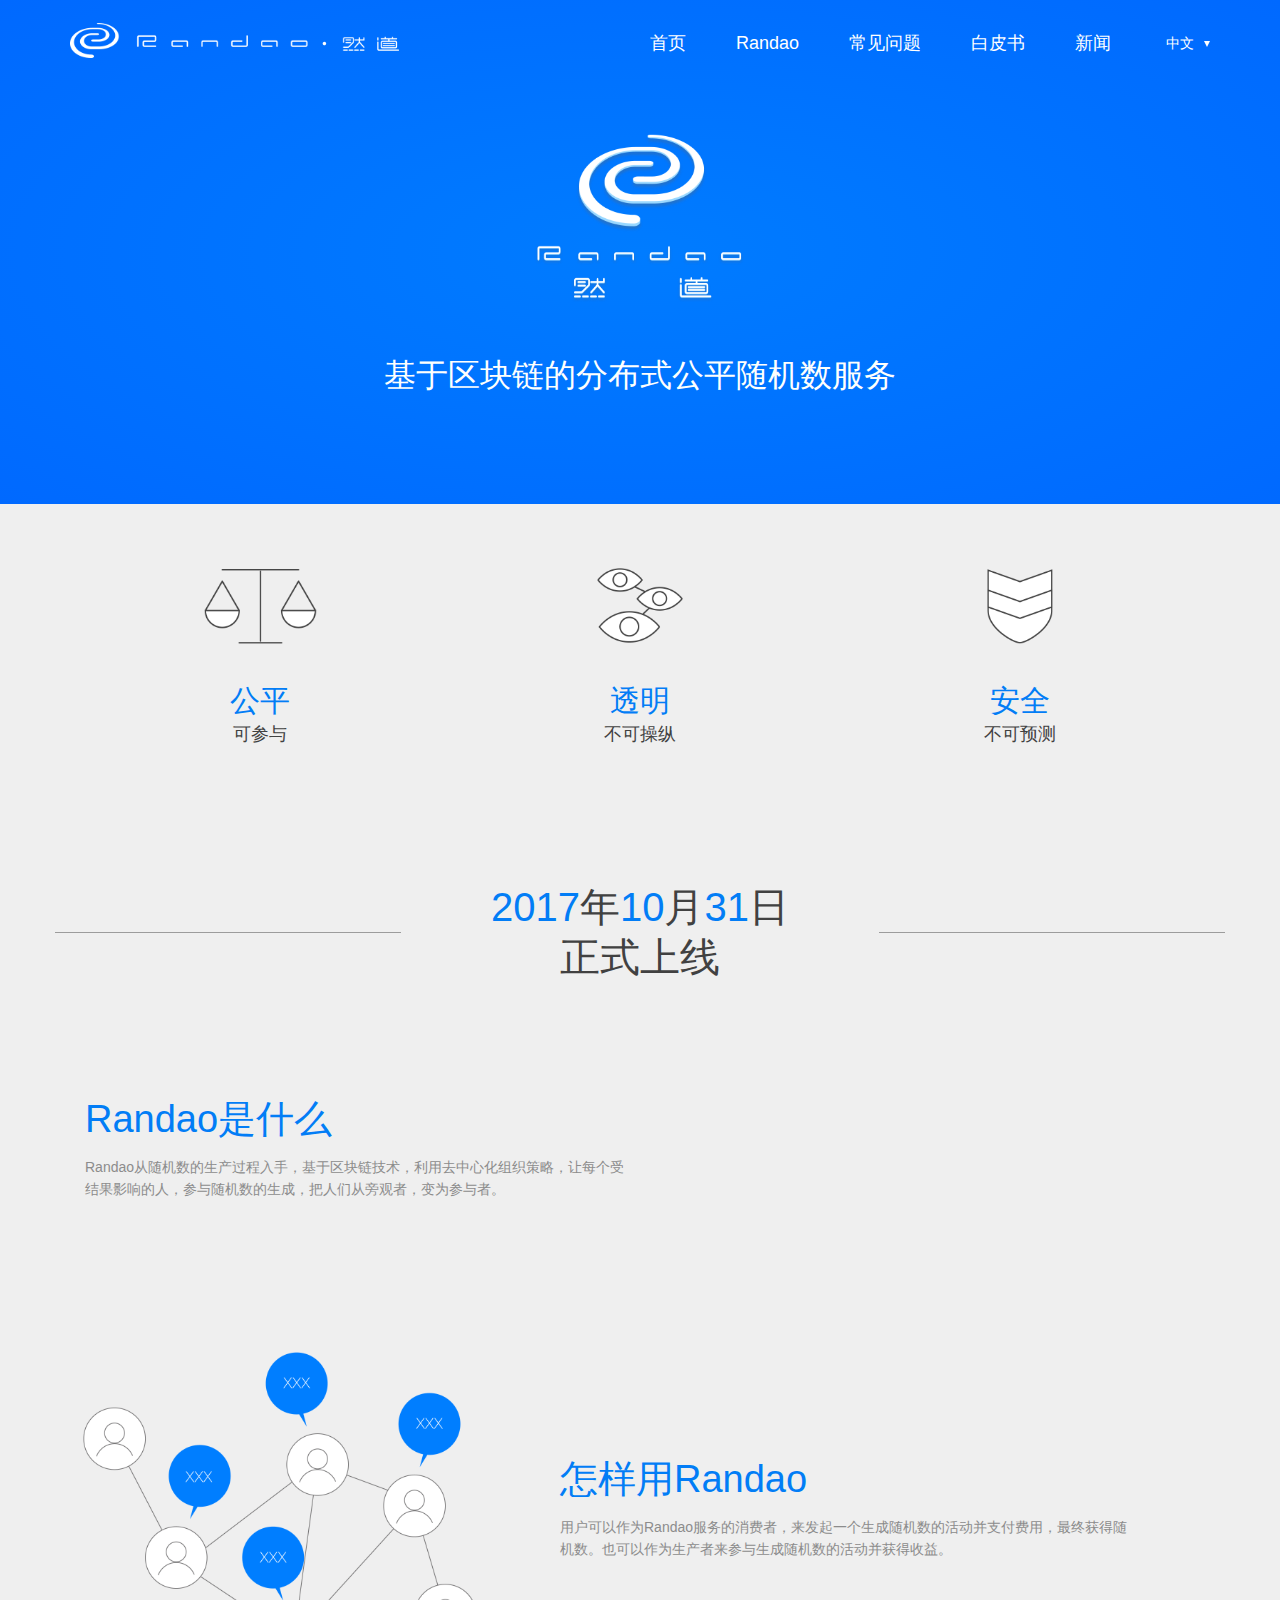
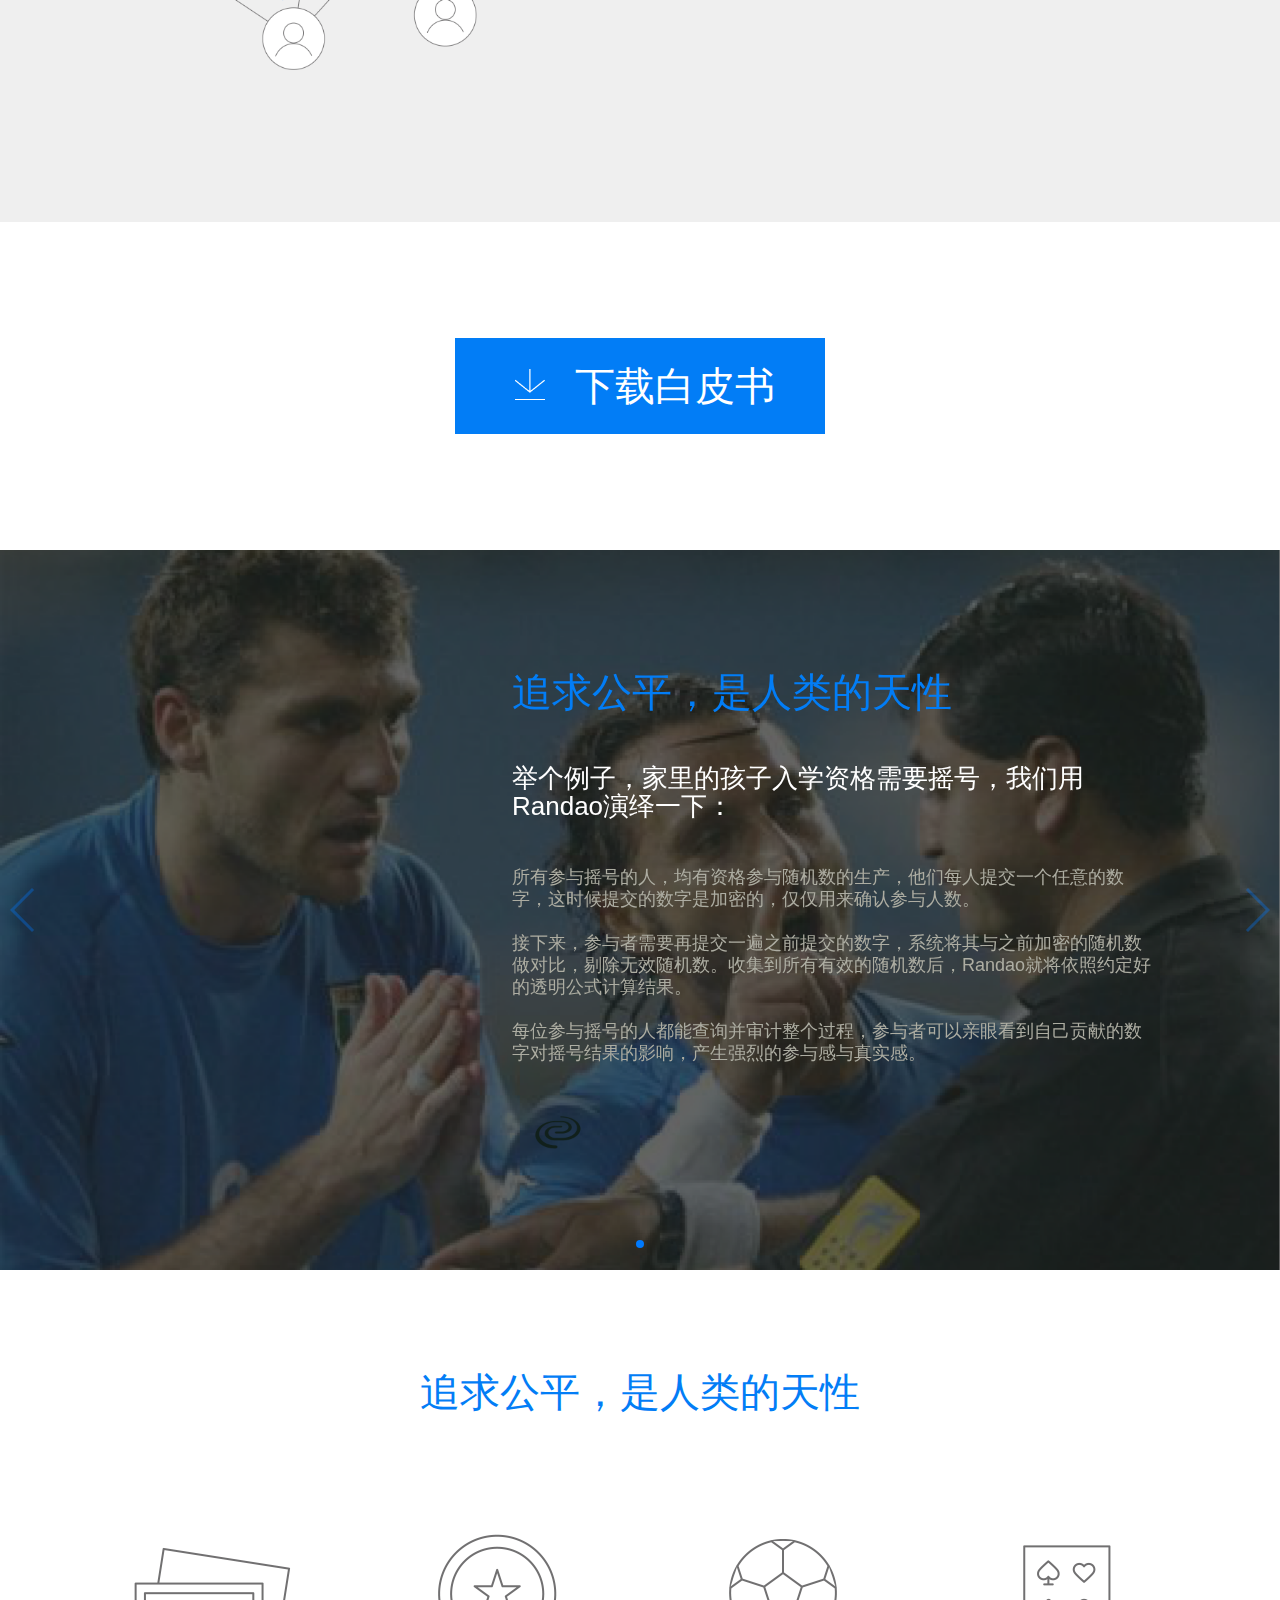
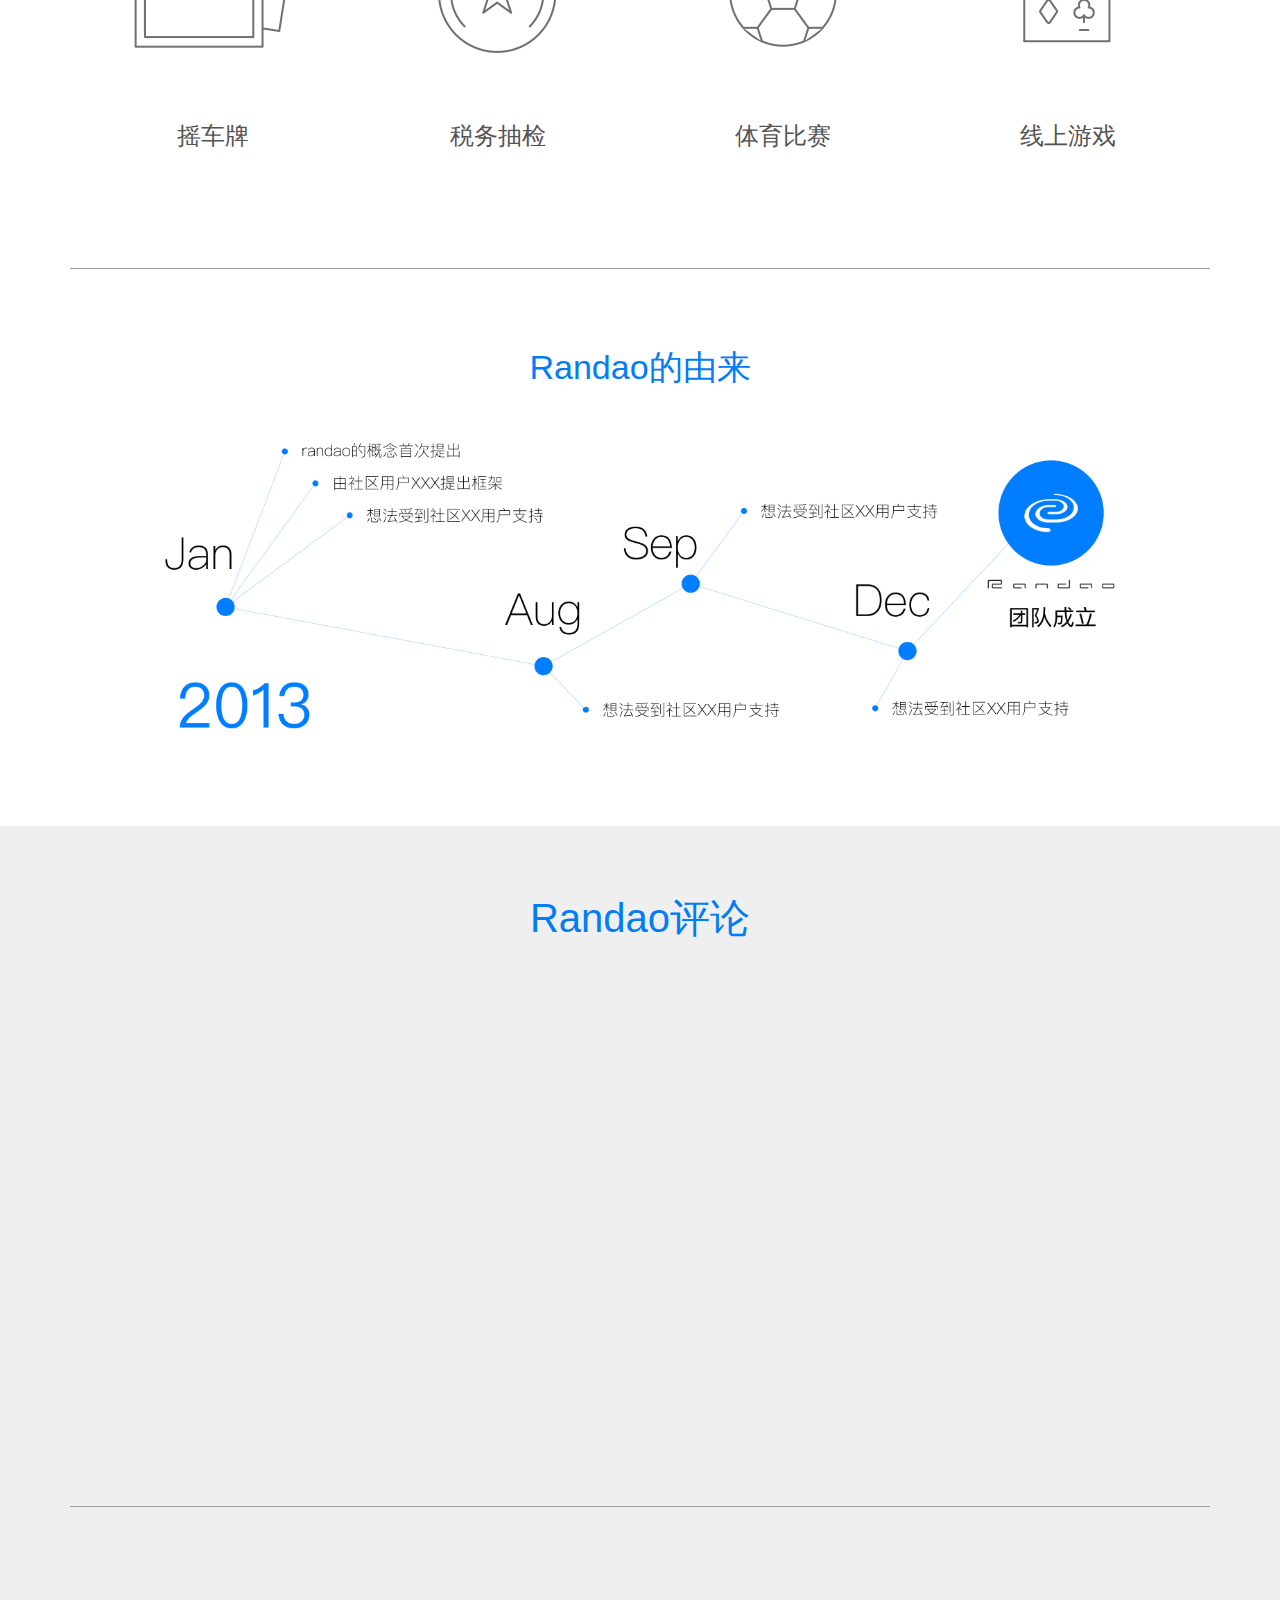
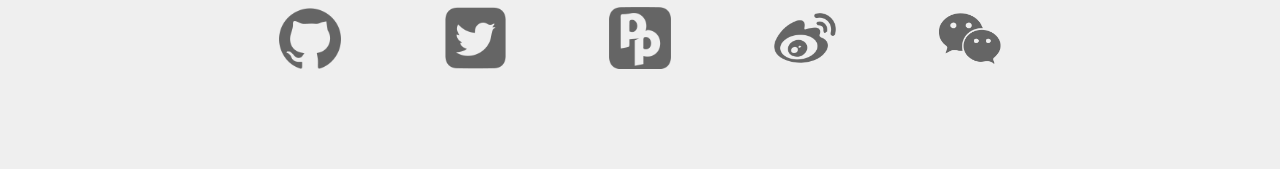
<file: index.html>
<!DOCTYPE html>
<html>
  <head>
    <meta charset="utf-8">
    <meta name="viewport" content="width=device-width,initial-scale=1, maximum-scale=1, minimum-scale=1, user-scalable=no">
    <link rel='icon' href='images/randao_logo.ico' type='image/x-ico'/> 
    <title>Randao</title>
  </head>
  <link rel="stylesheet" type="text/css" href="css/swiper.css">
  <link rel="stylesheet" type="text/css" href="css/bootstrap.min.css">
  <link rel="stylesheet" type="text/css" href="css/style.css">
  <body>
  <!--header navbar-fixed-top-->
    <div class="backtotop"><div class="bttbg"></div></div>
    <div class="header-wrap ">
        <div class="navbar navbar-inverse ">
            <div class="container">
                <a href="javascript:void(0);" class="logo"></a>
                <div class="navbar-header">
                    <button class="navbar-toggle collapsed" type="button" data-toggle="collapse" data-target=".navbar-collapse">
                        <span class="sr-only"></span>
                        <span class="icon-bar"></span>
                        <span class="icon-bar"></span>
                        <span class="icon-bar"></span>
                    </button>
                </div>
                <div class="country-box pull-right hidden-xs">
                    <div class="cur-country clearfix">
                        <!-- <img> -->
                        <span>中文</span>
                        <i class="san1"></i>
                    </div>
                    <ul class="is-dropdown-submenu">
                        <li  class="is-submenu-item">
                            <a href="index.html"><i class="country-icon chn"></i>中文</a>
                        </li>
                        <li  class="is-submenu-item">
                            <a href="index-en.html"><i class="country-icon en"></i>English</a>
                        </li>
                    </ul>
                </div>
                <div class="navbar-collapse collapse" role="navigation">
                    <ul class="nav navbar-nav">
                        <!-- <li class="hidden-sm hidden-md"><a href="javascript:void(0);">首页</a></li> -->
                        <li><a href="javascript:void(0);">首页</a></li>
                        <li><a href="javascript:void(0);">Randao</a></li>
                        <li><a href="javascript:void(0);">常见问题</a></li>
                        <li><a href="javascript:void(0);">白皮书</a></li>
                        <li><a href="javascript:void(0);">新闻</a></li>

                    </ul>
                </div>
            </div>
        </div>
        <div class="header-main">
            <div class="container">
                <div class="h-logo"></div>
                <p class="h-title">基于区块链的分布式公平随机数服务</p>
            </div>
            <div class="circle-group">
                <div class="circle circle-1"></div>
                <div class="circle circle-2"></div>
                <div class="circle circle-3"></div>
            </div>
        </div>
    </div>
   <!--end header-->
   <!--introduce-->
   <div class="bg">
        <div class="container animation1">
            <div class="advantage clearfix">
                <div class="col-sm-6 col-md-4">
                    <div class="thumbnail  text-center advantage-infs">
                        <div class="advantage-ph advantage-ph1"></div>
                        <h3>公平</h3>
                        <p>可参与</p>
                    </div>
                </div>
                <div class="col-sm-6 col-md-4">
                    <div class="thumbnail text-center advantage-infs">
                        <div class="advantage-ph advantage-ph2"></div>
                        <h3>透明</h3>
                        <p>不可操纵</p>
                    </div>
                </div>
                <div class="col-sm-6 col-md-4">
                    <div class="thumbnail text-center advantage-infs">
                        <div class="advantage-ph advantage-ph3"></div>
                        <h3>安全</h3>
                        <p>不可预测</p>
                    </div>
                </div>
            </div>
            <div class="row">
                <div class="online-time-box boxZC">
                    <div class="online-time text-center">
                        <p id="rolling"><em class="year">2017</em>年<em class="month">10</em>月<em class="date">31</em>日</p>
                        <p class="last">正式上线</p>
                    </div>
                </div>
            </div>
            <div class="random-state clearfix">
                <div class="col-sm-6 col-md-6">
                    <dl class="text-style what-randao">
                        <dt>Randao是什么</dt>
                        <dd>Randao从随机数的生产过程入手，基于区块链技术，利用去中心化组织策略，让每个受结果影响的人，参与随机数的生成，把人们从旁观者，变为参与者。</dd>
                    </dl>
                </div>
            </div>
            <div class="random-state clearfix">
                <div class="col-sm-5 col-md-5">
                    <div class="with-randao-ph">
                    </div>
                </div>
                <div class="col-sm-7 col-md-7">
                    <dl class="text-style with-randao">
                        <dt>怎样用Randao</dt>
                        <dd>用户可以作为Randao服务的消费者，来发起一个生成随机数的活动并支付费用，最终获得随机数。也可以作为生产者来参与生成随机数的活动并获得收益。</dd>
                    </dl>
                </div>
            </div>
        </div>
   </div>
   <div class="upload-box text-center">
        <a href="javascript:void(0);" class="upload-btn">
            <span class="upload"><i></i></span>下载白皮书
        </a>
   </div>
   <!--end introduce-->
   <!--幻灯片-->
    <div class="swiper-container swiper-container-randao">
        <div class="swiper-wrapper">
            <div class="swiper-slide swiper-slide1">
                <div class="swiper-content">
                        <h3 class="title1">追求公平，是人类的天性</h3>
                        <h4 class="swiper-sub-t">举个例子，家里的孩子入学资格需要摇号，我们用Randao演绎一下：</h4>
                        <p>所有参与摇号的人，均有资格参与随机数的生产，他们每人提交一个任意的数字，这时候提交的数字是加密的，仅仅用来确认参与人数。</p>
                        <p>接下来，参与者需要再提交一遍之前提交的数字，系统将其与之前加密的随机数做对比，剔除无效随机数。收集到所有有效的随机数后，Randao就将依照约定好的透明公式计算结果。</p>
                        <p>每位参与摇号的人都能查询并审计整个过程，参与者可以亲眼看到自己贡献的数字对摇号结果的影响，产生强烈的参与感与真实感。</p>
<!--                         <div class="swiper-tag hidden-xs">
                            通过公平随机数改变结果
                        </div> -->
                </div>
            </div>
<!--             <div class="swiper-slide">Slide 2</div>
            <div class="swiper-slide">Slide 3</div> -->
        </div>
        <!-- 如果需要分页器 -->
        <div class="swiper-pagination"></div>
        <!-- 如果需要导航按钮 -->
        <div class="swiper-button-prev"></div>
        <div class="swiper-button-next"></div>
    </div>
   <!--幻灯片-->
   <!--journey-->
   <div class="journey">
        <div class="container">
            <div class="usage-list text-center">
                <h3 class="usage-list-t">追求公平，是人类的天性</h3>
                <ul class="clearfix list-box">
                    <li class="col-sm-3 col-md-3">
                        <div class="type-ph type-ph1"></div>
                        <p>摇车牌</p>
                    </li>
                    <li class="col-sm-3 col-md-3">
                        <div class="type-ph type-ph2"></div>
                        <p>税务抽检</p>
                    </li>
                    <li class="col-sm-3 col-md-3">
                        <div class="type-ph type-ph3"></div>
                        <p>体育比赛</p>
                    </li>
                    <li class="col-sm-3 col-md-3">
                        <div class="type-ph type-ph4"></div>
                        <p>线上游戏</p>
                    </li>
                </ul>
            </div>
            <div class="origin">
                 <h3 class="title text-center">Randao的由来</h3>
                 <div class="col-md-10 col-sm-10 origin-ph">
                 </div>
            </div>
        </div>
   </div>
   <!--end journey-->
   <!--use-->
   <div class="bg use-box">
        <div class="container">
            <div class="box chat-box ">
                <h3 class="title1 text-center">Randao评论</h3>
                <ul class="chat-list  clearfix">
                    <li class="chat-details">
                        <div class="chat-details-ph hidden-xs foundation"></div>
                        <div class="chat-infs">
                            <h3><em>以太坊基金会</em></h3>
                            <p>以太坊基金会将链上随机数生成列为其接下来两到三年需要研究的一个重要问题，并将Randao列为其首先的实现方案<a href="https://github.com/ethereum/research">（https://github.com/ethereum/research)</a></p>
                            <i class="san"></i>
                        </div>
                    </li>
                    <li class="chat-details">
                        <div class="chat-details-ph hidden-xs" >
                            <svg xmlns="http://www.w3.org/2000/svg" xmlns:xlink="http://www.w3.org/1999/xlink" viewBox="0 0 433.66 433.66"><defs><style>.cls-1{fill:#4d4d4d;}.cls-2{fill:url(#radial-gradient);}.cls-3{fill:url(#radial-gradient-2);}.cls-4{fill:#d85da1;}</style><radialGradient id="radial-gradient" cx="98.4" cy="210.83" r="32.03" gradientUnits="userSpaceOnUse"><stop offset="0" stop-color="#fff"/><stop offset="1" stop-color="#f2f2f2"/></radialGradient><radialGradient id="radial-gradient-2" cx="229.09" cy="213.35" r="87.57" xlink:href="#radial-gradient"/></defs><title>Asset 1</title><g id="Layer_2" data-name="Layer 2"><g id="Layer_1-2" data-name="Layer 1"><circle class="cls-1" cx="216.83" cy="216.83" r="216.83"/><path class="cls-2" d="M117.37,204.43a22.29,22.29,0,0,0,4.7-7.1,20.49,20.49,0,0,0,1.63-7.88,16.78,16.78,0,0,0-1.13-6.09,13.94,13.94,0,0,0-3.52-5.17,17.56,17.56,0,0,0-6.05-3.6,25.3,25.3,0,0,0-8.72-1.35,30,30,0,0,0-6.93.82c-8.5,2-14.11,5.36-19,10.15a21.11,21.11,0,0,0-3.89,5,11.32,11.32,0,0,0-1.42,5.39,9.08,9.08,0,0,0,.7,3.78,5.91,5.91,0,0,0,2,2.45,8.93,8.93,0,0,0,3.29,1.35,21.67,21.67,0,0,0,4.51.42,1.06,1.06,0,0,0-.22-.56,5.29,5.29,0,0,1-.46-.9,9.67,9.67,0,0,1-.46-1.57,12.3,12.3,0,0,1-.22-2.55A19.75,19.75,0,0,1,84,188.63a20.88,20.88,0,0,1,4.71-6.29,18.35,18.35,0,0,1,6.69-3.94,27.46,27.46,0,0,1,9-1.37,11.18,11.18,0,0,1,4.64.88,8.41,8.41,0,0,1,3.18,2.43,10.26,10.26,0,0,1,1.81,3.58,15.6,15.6,0,0,1,.58,4.32,22.12,22.12,0,0,1-.48,4.52,25.36,25.36,0,0,1-3.58,8.66,19,19,0,0,1-2.89,3.48,15.44,15.44,0,0,1-3.48,2.47,10.27,10.27,0,0,1-4,1.13s2.72-16.12,5.64-26.81c-3.94-3.26-10.93-2-12,.92-4.29,11.61-7.67,33.21-9.61,42.06-1.32,6-5.95,23.72-5.95,23.72,7.42,0,12.62-3,14.64-9.69,2.11-7,6.59-27.18,6.59-27.18h.44a23.85,23.85,0,0,0,17.43-7.1Z"/><path class="cls-3" d="M335.31,229.51l4.95-23.19h8.63l.6-3.1h-8.63q.53-2.61,1-4.85t.89-3.87q.19-1,.38-1.87c.13-.59,1.8-6.89,2.18-8.27-3,3.78-13.25,8.18-13.25,8.18l-2.34,10.69h-2.53l-.64,3.1h2.57l-1.46,6.86c-1.6,1.71-6.07,4.56-8.3,1.79,0,0,0-.08,0-.08q0-12.35-9.93-12.35a16.81,16.81,0,0,0-7.06,1.42,19.14,19.14,0,0,0-5.46,3.72,23,23,0,0,0-4,5.23,35.6,35.6,0,0,0-2.68,6,37.16,37.16,0,0,0-1.51,5.95,32.75,32.75,0,0,0-.47,5c-.13.32-.26.65-.41,1a9.88,9.88,0,0,1-1.38,2.17,6,6,0,0,1-1.74,1.42,4.41,4.41,0,0,1-2.1.51,3.79,3.79,0,0,1-2.4-.62,2.75,2.75,0,0,1-.77-2.25,10.07,10.07,0,0,1,.08-1.23,7.76,7.76,0,0,1,.26-1.27s4.08-27.83,9.53-43.32c-6,.93-11.8,1.65-11.8,1.65l-4.08,19.23v-.3a3.4,3.4,0,0,0-1.49-2.79,8,8,0,0,0-4.78-1.13A14.75,14.75,0,0,0,261,204.1a17.61,17.61,0,0,0-5,3.4,23.22,23.22,0,0,0-3.85,4.91,34.35,34.35,0,0,0-2.74,5.8,35.89,35.89,0,0,0-1.62,6,35.25,35.25,0,0,0-.48,4,20.28,20.28,0,0,1-.94,2.56,10.62,10.62,0,0,1-1.4,2.32,6.8,6.8,0,0,1-1.76,1.57,4,4,0,0,1-2.1.59c-2.12,0-3.4-1.12-3.17-3.32.27-5,2.9-20.07,6-30-4,.67-11.27,1.25-11.27,1.25l-.83,4.12v-.57a3.4,3.4,0,0,0-1.49-2.79,8,8,0,0,0-4.78-1.13,14.75,14.75,0,0,0-6.16,1.27,17.61,17.61,0,0,0-5,3.4,23.22,23.22,0,0,0-3.85,4.91,34.35,34.35,0,0,0-2.74,5.8,35.88,35.88,0,0,0-1.62,6,35.34,35.34,0,0,0-.47,4,22.4,22.4,0,0,1-1.15,2.59c-1.48,2.64-3.4,5.52-5.68,6-5.28,1.19-2.73-4.46-2.23-7.34.17-1,.87-3.85.87-3.85a9,9,0,0,0,.25-1.49q.06-.74.06-1.45a11.74,11.74,0,0,0-.51-3.49,8.17,8.17,0,0,0-1.57-2.89,7.39,7.39,0,0,0-2.66-2,9.15,9.15,0,0,0-3.76-.72,10,10,0,0,0-2.57.34l17.14-12-9.32,1.25L179.68,215l6.18-29.68-11.45,1.58s-2.64,12.87-5.39,27.81c-.82,4.45-1.83,9.14-2.81,13.35a14.84,14.84,0,0,1-1.17,2.85c-.6,1.07-2.72,4-5.41,4-2.45,0-3.1-1.22-3.14-2.87-.12-5.89,8.21-44.27,8.21-44.27s-6.78,1-11.45,1.55c0,0-2.72,11.36-5,23.32l0-.2a6.36,6.36,0,0,1-8.5,2.56s0-.06,0-.08q0-12.35-9.94-12.35a16.81,16.81,0,0,0-7.06,1.42,19.14,19.14,0,0,0-5.46,3.72,23,23,0,0,0-4,5.23,35.63,35.63,0,0,0-2.68,6,37.21,37.21,0,0,0-1.51,5.95,32.37,32.37,0,0,0-.47,5.16,15.29,15.29,0,0,0,.93,5.65,9.76,9.76,0,0,0,2.57,3.78,10,10,0,0,0,3.93,2.12,17.82,17.82,0,0,0,5,.66,14.55,14.55,0,0,0,6.72-1.62,17.52,17.52,0,0,0,5.63-4.65,25.83,25.83,0,0,0,4.06-7.33,36.41,36.41,0,0,0,2.06-9.67c2.94,1.2,7.21-.58,8.06-2.7l0-.2a151.38,151.38,0,0,0-2.3,17.07,10.41,10.41,0,0,0,.64,4.19,8,8,0,0,0,1.76,2.87,6.76,6.76,0,0,0,2.63,1.66,9.76,9.76,0,0,0,3.25.53,16.35,16.35,0,0,0,2.32-.19,13.6,13.6,0,0,0,2.74-.72,15.35,15.35,0,0,0,3-1.51,14.15,14.15,0,0,0,2.07-1.65c-.57,2.25-.94,3.61-.94,3.61h11.14l4-19.11a21.73,21.73,0,0,1,3-2.1,5.5,5.5,0,0,1,2.7-.77,2.33,2.33,0,0,1,2.19,1,5.31,5.31,0,0,1,.6,2.72q0,.64-.06,1.36a9,9,0,0,1-.25,1.47l-.64,3a20.43,20.43,0,0,0-.45,4,8.46,8.46,0,0,0,2.46,6.52q2.45,2.29,7.29,2.29a14,14,0,0,0,3.08-.42,10,10,0,0,0,3.72-1.87,18.17,18.17,0,0,0,3.87-4.31c.24-.36.48-.74.71-1.14.1.39.21.77.34,1.13a10.67,10.67,0,0,0,2.3,3.85,8.39,8.39,0,0,0,3.29,2.12,11.67,11.67,0,0,0,3.85.64,11.09,11.09,0,0,0,3.8-.62,12.85,12.85,0,0,0,3.12-1.62,15.48,15.48,0,0,0,2.53-2.27,29.94,29.94,0,0,0,2.08-2.59,8.25,8.25,0,0,0,2.36,5.31,7.41,7.41,0,0,0,5.23,1.79,15.21,15.21,0,0,0,2.27-.19,12.3,12.3,0,0,0,2.61-.72,13.91,13.91,0,0,0,2.8-1.51,15,15,0,0,0,2.81-2.57,21.48,21.48,0,0,0,2.13-3,12.3,12.3,0,0,0,.4,1.35,10.67,10.67,0,0,0,2.3,3.85,8.39,8.39,0,0,0,3.29,2.12,11.67,11.67,0,0,0,3.85.64,11.13,11.13,0,0,0,3.78-.62,13.11,13.11,0,0,0,3.15-1.62,14.5,14.5,0,0,0,2.53-2.27,23.14,23.14,0,0,0,2-2.59,7,7,0,0,0,7.59,6.65,18.91,18.91,0,0,0,2.27-.15,11.88,11.88,0,0,0,2.61-.64,13.89,13.89,0,0,0,2.8-1.42,14.19,14.19,0,0,0,2.81-2.46,19.29,19.29,0,0,0,1.8-2.39c.08.27.16.55.27.8a9.76,9.76,0,0,0,2.57,3.78,10,10,0,0,0,3.93,2.12,17.81,17.81,0,0,0,5,.66,14.55,14.55,0,0,0,6.72-1.62,17.52,17.52,0,0,0,5.63-4.65A25.83,25.83,0,0,0,317,228.6a36.41,36.41,0,0,0,2.06-9.67,8.35,8.35,0,0,0,7.84-2.36l-2.76,12.94a19.64,19.64,0,0,0-.45,4.12,13.22,13.22,0,0,0,.43,3.46,7.62,7.62,0,0,0,1.36,2.78,6.26,6.26,0,0,0,2.4,1.83,8.65,8.65,0,0,0,3.55.66,17.44,17.44,0,0,0,12.61-5.25,14,14,0,0,0,3.62-7.85S342.31,235,337.61,235a2.43,2.43,0,0,1-2.13-.79,3.44,3.44,0,0,1-.55-2A9.5,9.5,0,0,1,335,231,13.2,13.2,0,0,1,335.31,229.51ZM131.72,213.24a4.88,4.88,0,0,0-.66,2.66,4.63,4.63,0,0,0,.43,2.06,2.32,2.32,0,0,0,1.64,1.19,37.92,37.92,0,0,1-1.38,6.35,26.94,26.94,0,0,1-2.13,5.1A12.88,12.88,0,0,1,127,234a4.3,4.3,0,0,1-2.81,1.25,5.62,5.62,0,0,1-1.85-.26,2.41,2.41,0,0,1-1.23-1,4.87,4.87,0,0,1-.68-1.91,19.14,19.14,0,0,1-.21-3.14,27.29,27.29,0,0,1,.38-4.29,42.25,42.25,0,0,1,1.06-4.78,39.84,39.84,0,0,1,1.64-4.7,26,26,0,0,1,2.12-4.06,12.71,12.71,0,0,1,2.44-2.85,4.13,4.13,0,0,1,2.68-1.08,3.22,3.22,0,0,1,1.3.23,1.93,1.93,0,0,1,.85.77,4.52,4.52,0,0,1,.53,1.4,13.73,13.73,0,0,1,.26,2.1A4,4,0,0,0,131.72,213.24ZM227.44,228a10.58,10.58,0,0,1-1.11,3,9.44,9.44,0,0,1-1.62,2.13,6.64,6.64,0,0,1-1.85,1.28,4.46,4.46,0,0,1-1.83.43,7.39,7.39,0,0,1-1.21-.11,2.32,2.32,0,0,1-1.27-.7,4.64,4.64,0,0,1-1-1.79,11,11,0,0,1-.42-3.44,28.11,28.11,0,0,1,.34-4.1,38.71,38.71,0,0,1,2.61-9.24,22.45,22.45,0,0,1,2.15-4,11.45,11.45,0,0,1,2.66-2.81,5.15,5.15,0,0,1,3.08-1.06,3.3,3.3,0,0,1,1.55.32,2.89,2.89,0,0,1,1,.79,3.05,3.05,0,0,1,.51,1,3.12,3.12,0,0,1,.15.85Zm41.49,0v.42a9.58,9.58,0,0,1-1.11,2.83,8.79,8.79,0,0,1-1.62,2,6.51,6.51,0,0,1-1.85,1.19,4.66,4.66,0,0,1-1.76.4,7.39,7.39,0,0,1-1.21-.11,2.32,2.32,0,0,1-1.27-.7,4.64,4.64,0,0,1-1-1.79,11,11,0,0,1-.42-3.44,28.12,28.12,0,0,1,.34-4.1,38.72,38.72,0,0,1,2.61-9.24,22.44,22.44,0,0,1,2.15-4,11.45,11.45,0,0,1,2.66-2.81,5.15,5.15,0,0,1,3.08-1.06,3.42,3.42,0,0,1,1.49.28,2.57,2.57,0,0,1,.93.72,3.37,3.37,0,0,1,.51.89,6.07,6.07,0,0,1,.25.79Zm42.32-14.79a4.88,4.88,0,0,0-.66,2.66A4.63,4.63,0,0,0,311,218a2.32,2.32,0,0,0,1.64,1.19,37.88,37.88,0,0,1-1.38,6.35,26.94,26.94,0,0,1-2.13,5.1,12.87,12.87,0,0,1-2.63,3.4,4.3,4.3,0,0,1-2.81,1.25,5.62,5.62,0,0,1-1.85-.26,2.41,2.41,0,0,1-1.23-1,4.87,4.87,0,0,1-.68-1.91,19.1,19.1,0,0,1-.21-3.14,27.35,27.35,0,0,1,.38-4.29,42.39,42.39,0,0,1,1.06-4.78,40,40,0,0,1,1.64-4.7,26,26,0,0,1,2.12-4.06,12.72,12.72,0,0,1,2.44-2.85,4.13,4.13,0,0,1,2.68-1.08,3.22,3.22,0,0,1,1.3.23,1.92,1.92,0,0,1,.85.77,4.53,4.53,0,0,1,.53,1.4,13.78,13.78,0,0,1,.26,2.1A4,4,0,0,0,311.25,213.24Z"/><circle class="cls-4" cx="358.16" cy="235.94" r="6.41"/></g></g></svg>

                        </div>
                        <div class="chat-infs">
                            <h3><em>Dr. Gavin Wood</em>Polkadot白皮书</h3>
                            <p>决定参与...的方式可以基于...Randao或者之前区块合并的数据...</p>
                            <i class="san"></i>
                        </div>
                    </li>
                    
                </ul>
            </div>
            <!--新闻-->
<!--             <div class="box news-box">
                <h3 class="title1 text-center">Randao新闻</h3>
                <ul class="news clearfix">
                    <li class="col-sm-4 col-md-4 news-item">
                        <img src="" >
                        <h4 class="news-title clearfix">
                            <em class="pull-right">Aug 16</em>
                            <span>放速度设置</span>
                        </h4>
                        <p>放速度设置，提供easing值 或 放速度设置，提供easing值
                        放速度设置，提供easing值</p>
                    </li>
                    <li class="col-sm-4 col-md-4 news-item">
                        <img src="">
                        <h4 class="news-title clearfix">
                            <em class="pull-right">Aug 16</em>
                            <span>放速度设置</span>
                        </h4>
                        <p>放速度设置，提供easing值 或 放速度设置，提供easing值
                        放速度设置，提供easing值</p>
                    </li>
                    <li class="col-sm-4 col-md-4 news-item">
                        <img src="">
                        <h4 class="news-title clearfix">
                            <em class="pull-right">Aug 16</em>
                            <span>放速度设置</span>
                        </h4>
                        <p>放速度设置，提供easing值 或 放速度设置，提供easing值
                        放速度设置，提供easing值</p>
                    </li>
                                        <li class="col-sm-4 col-md-4 news-item">
                        <img src="">
                        <h4 class="news-title clearfix">
                            <em class="pull-right">Aug 16</em>
                            <span>放速度设置</span>
                        </h4>
                        <p>放速度设置，提供easing值 或 放速度设置，提供easing值
                        放速度设置，提供easing值</p>
                    </li>
                    <li class="col-sm-4 col-md-4 news-item">
                        <img src="">
                        <h4 class="news-title clearfix">
                            <em class="pull-right">Aug 16</em>
                            <span>放速度设置</span>
                        </h4>
                        <p>放速度设置，提供easing值 或 放速度设置，提供easing值
                        放速度设置，提供easing值</p>
                    </li>
                    <li class="col-sm-4 col-md-4 news-item">
                        <img src="">
                        <h4 class="news-title clearfix">
                            <em class="pull-right">Aug 16</em>
                            <span>放速度设置</span>
                        </h4>
                        <p>放速度设置，提供easing值 或 放速度设置，提供easing值
                        放速度设置，提供easing值</p>
                    </li>
                </ul>
            </div> -->
            <!--合作方-->
            <div class="partner">
                <ul class="col-md-9 partner-wrap clearfix ">
                    <li class="col-md-21 col-sm-21 boxZC"><a href="javascript:void(0);" class="p-icon p-icon1"></a></li>
                    <li class="col-md-21 col-sm-21 boxZC" ><a href="javascript:void(0);" class="p-icon p-icon2"></a></li>
                    <li class="col-md-21 col-sm-21 boxZC"><a href="javascript:void(0);" class="p-icon p-icon3"></a></li>
                    <li class="col-md-21 col-sm-21 boxZC"><a href="javascript:void(0);" class="p-icon p-icon4"></a></li>
                    <li class="col-md-21 col-sm-21 boxZC"><a href="javascript:void(0);" class="p-icon p-icon5"></a></li>
                </div>
            </div>
        </div>
   </div>
   <!--end use-->
  </body>
</html>
<script type="text/javascript" src="js/jquery-1.11.0.min.js"></script>
<script type="text/javascript" src="js/swiper.min.js"></script>
<script type="text/javascript" src="js/common.js"></script>
<script>
    var swiper = new Swiper('.swiper-container', {
      navigation: {
        nextEl: '.swiper-button-next',
        prevEl: '.swiper-button-prev',
      },
    });
</script>
</file>
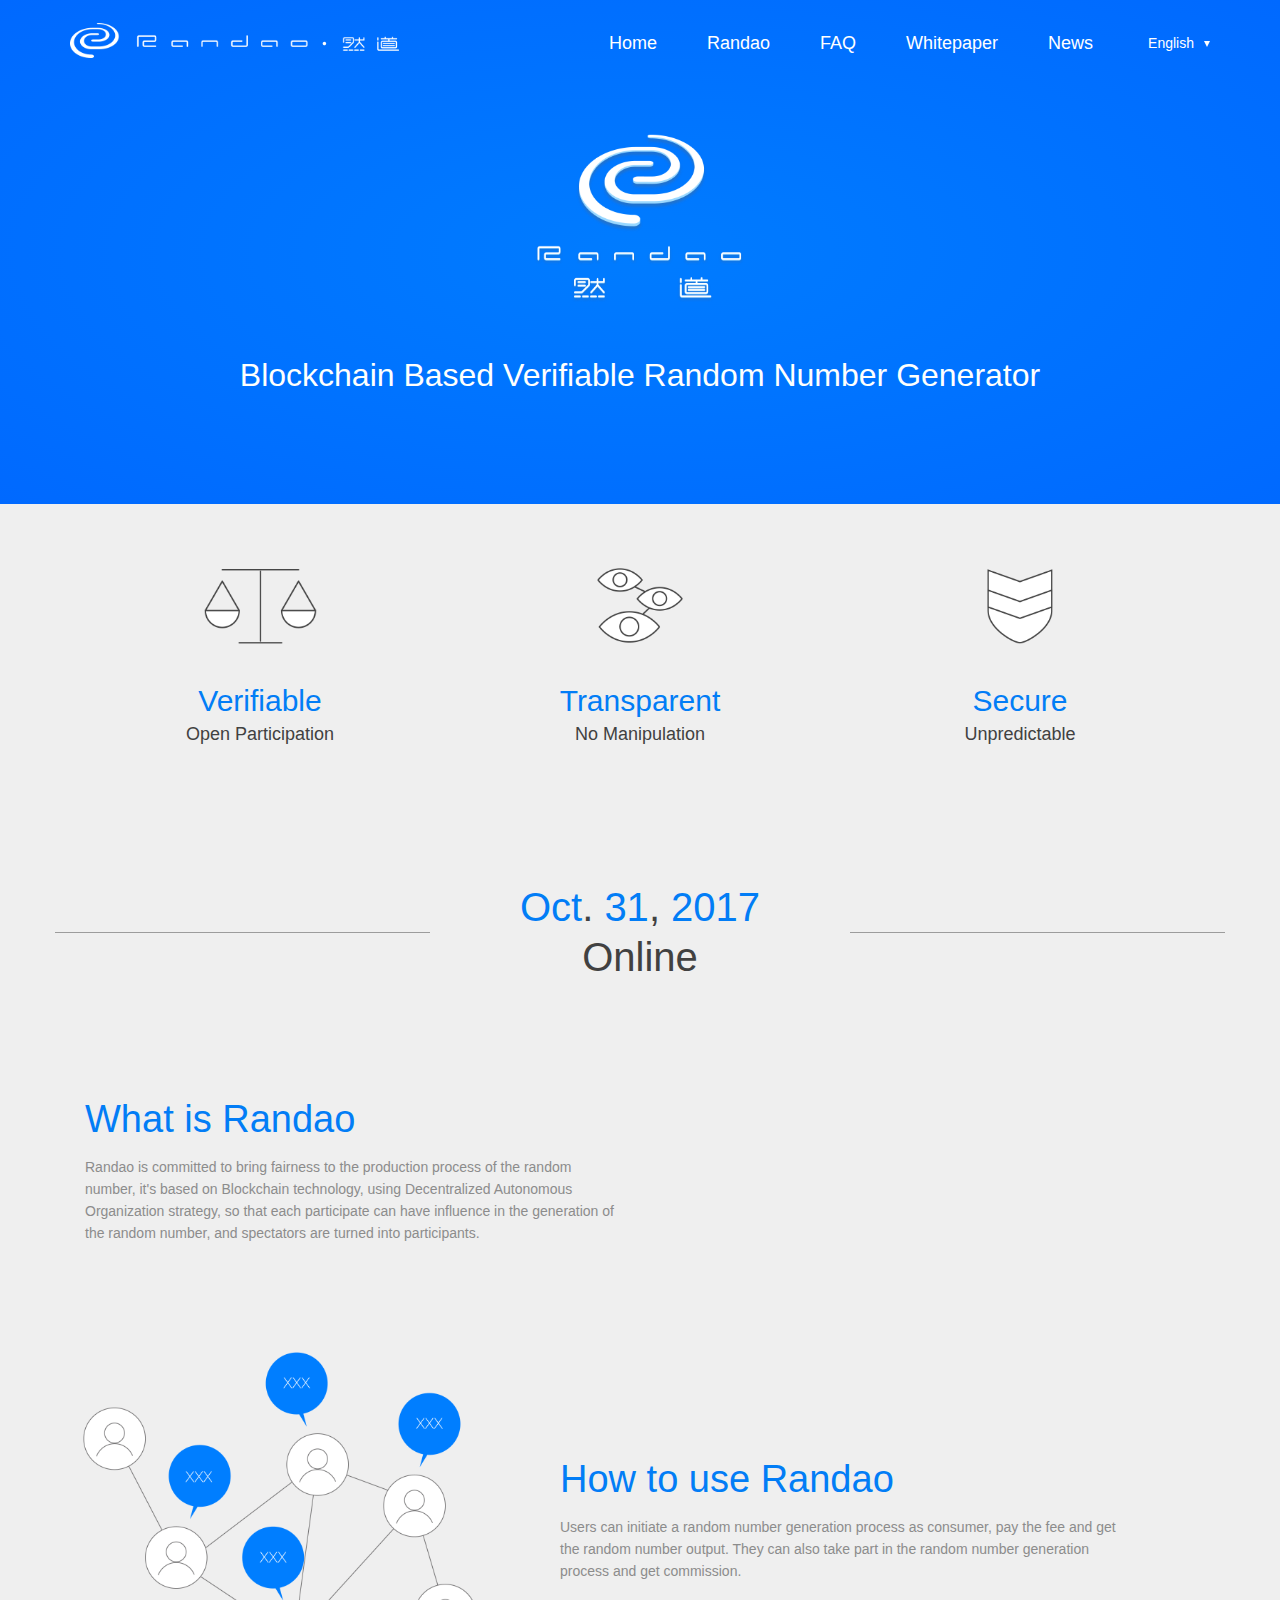
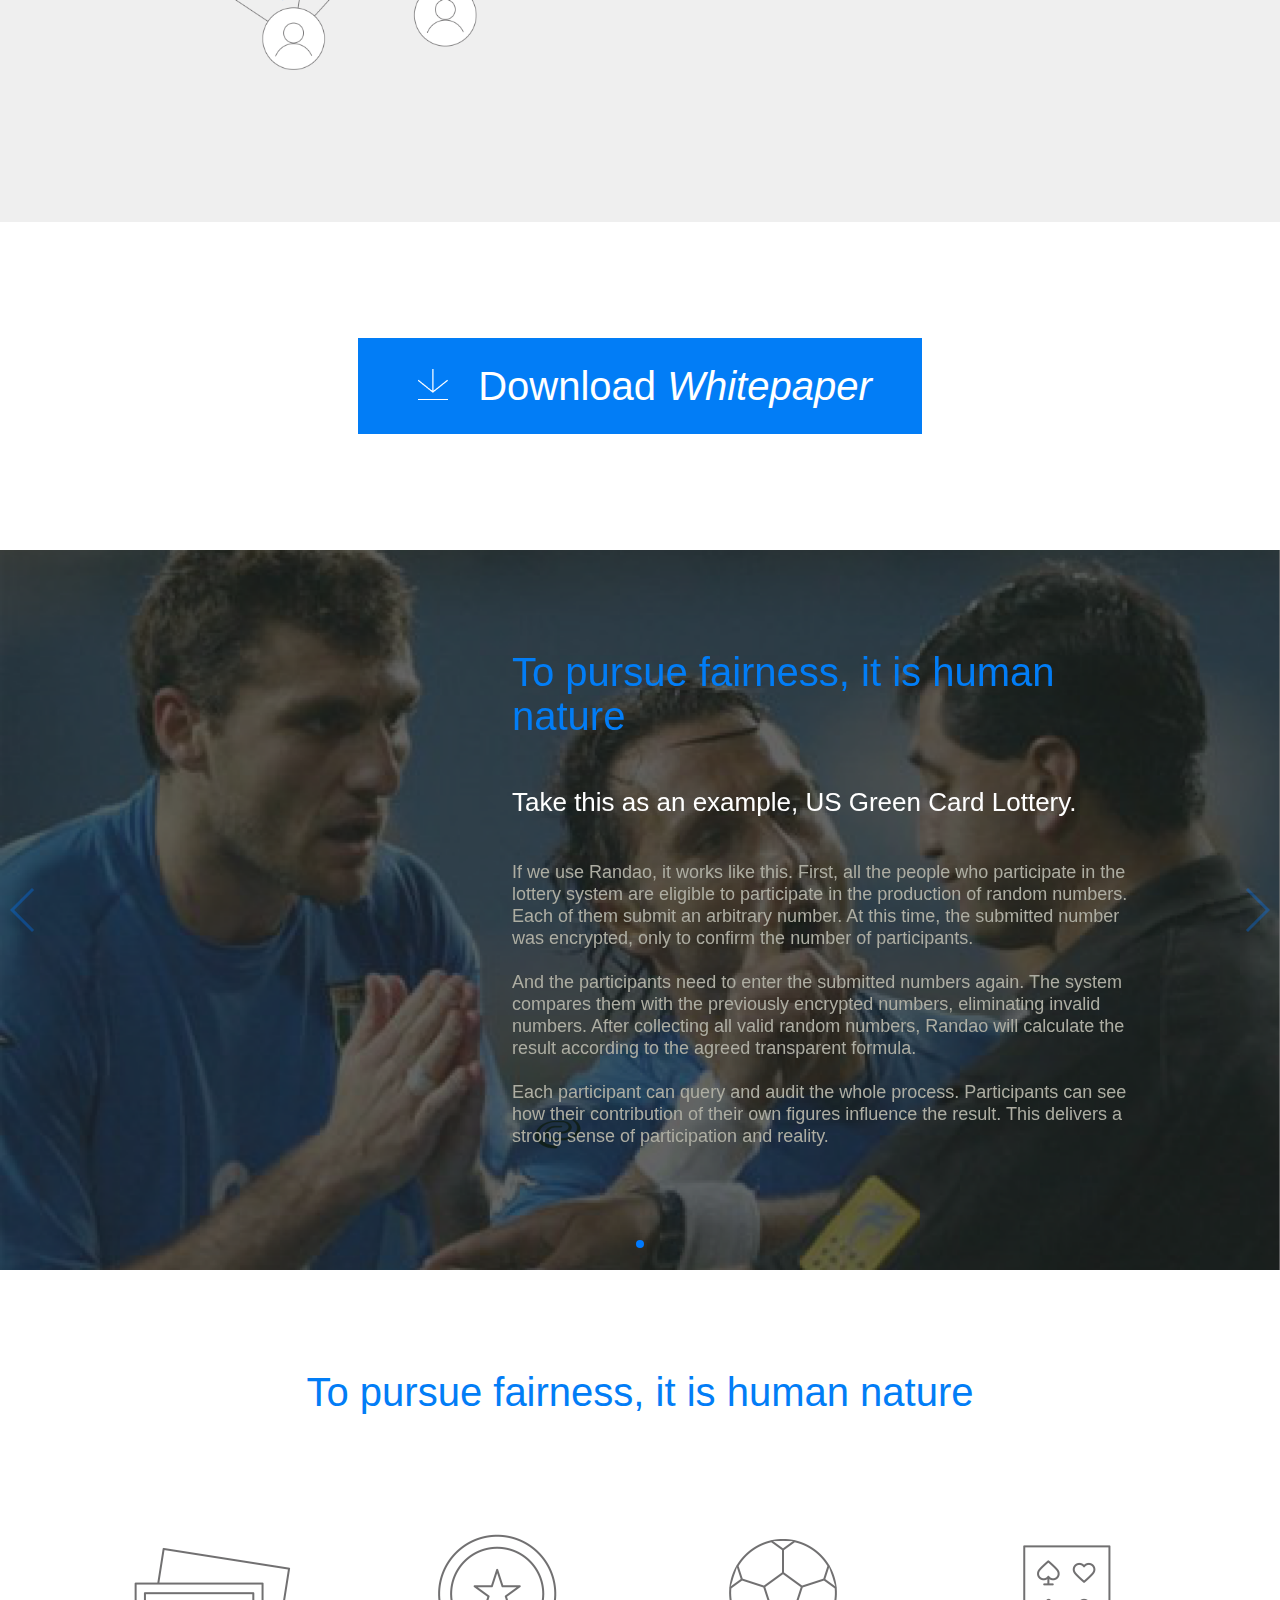
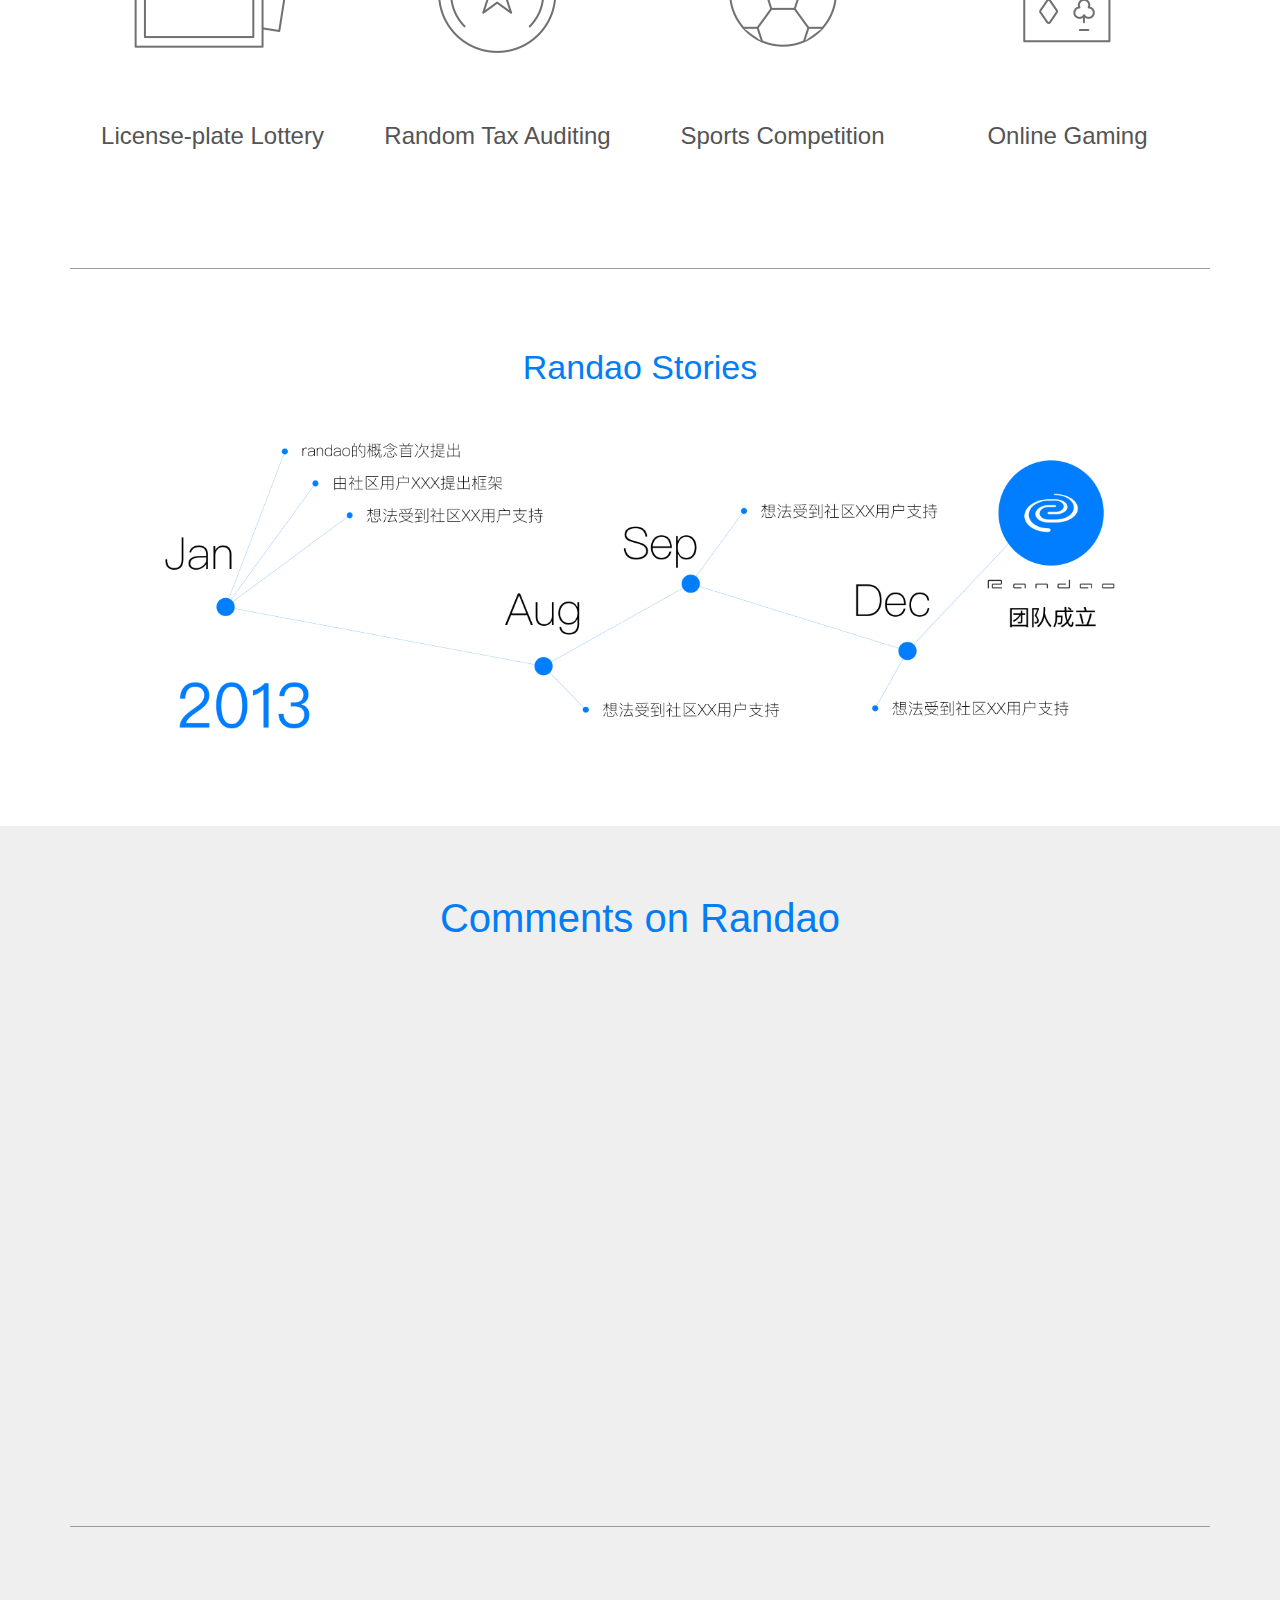
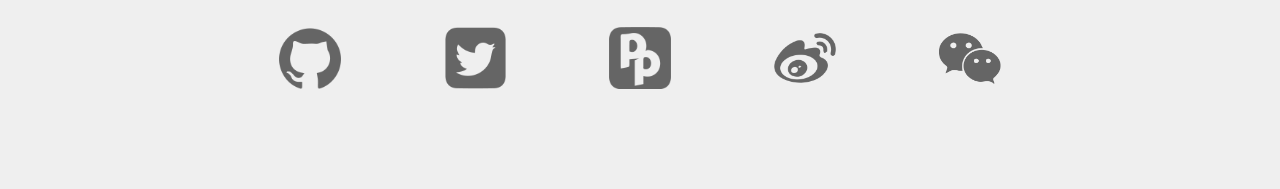
<file: index-en.html>
<!DOCTYPE html>
<html>
  <head>
    <meta charset="utf-8">
    <meta name="viewport" content="width=device-width,initial-scale=1, maximum-scale=1, minimum-scale=1, user-scalable=no">
    <link rel='icon' href='images/randao_logo.ico' type='image/x-ico'/> 
    <title>Randao</title>
  </head>
  <link rel="stylesheet" type="text/css" href="css/swiper.css">
  <link rel="stylesheet" type="text/css" href="css/bootstrap.min.css">
  <link rel="stylesheet" type="text/css" href="css/style.css">
  <body>
  <!--header navbar-fixed-top-->
    <div class="backtotop"><div class="bttbg"></div></div>
    <div class="header-wrap ">
        <div class="navbar navbar-inverse ">
            <div class="container">
                <a href="javascript:void(0);" class="logo"></a>
                <div class="navbar-header">
                    <button class="navbar-toggle collapsed" type="button" data-toggle="collapse" data-target=".navbar-collapse">
                        <span class="sr-only"></span>
                        <span class="icon-bar"></span>
                        <span class="icon-bar"></span>
                        <span class="icon-bar"></span>
                    </button>
                </div>
                <div class="country-box pull-right hidden-xs">
                    <div class="cur-country clearfix">
                        <!-- <img> -->
                        <span>English</span>
                        <i class="san1"></i>
                    </div>
                    <ul class="is-dropdown-submenu">
                        <li  class="is-submenu-item">
                            <a href="index.html"><i class="country-icon chn"></i>Chinese</a>
                        </li>
                        <li  class="is-submenu-item">
                            <a href="index-en.html"><i class="country-icon en"></i>English</a>
                        </li>
                    </ul>
                </div>
                <div class="navbar-collapse collapse" role="navigation">
                    <ul class="nav navbar-nav">
                        <!-- <li class="hidden-sm hidden-md"><a href="javascript:void(0);">首页</a></li> -->
                        <li><a href="javascript:void(0);">Home</a></li>
                        <li><a href="javascript:void(0);">Randao</a></li>
                        <li><a href="javascript:void(0);">FAQ</a></li>
                        <li><a href="javascript:void(0);">Whitepaper</a></li>
                        <li><a href="javascript:void(0);">News</a></li>
                    </ul>
                </div>
            </div>
        </div>
        <div class="header-main">
            <div class="container">
                <div class="h-logo"></div>
                <p class="h-title">Blockchain Based Verifiable Random Number Generator</p>
            </div>
            <div class="circle-group">
                <div class="circle circle-1"></div>
                <div class="circle circle-2"></div>
                <div class="circle circle-3"></div>
            </div>
        </div>
    </div>
   <!--end header-->
   <!--introduce-->
   <div class="bg">
        <div class="container animation1">
            <div class="advantage clearfix">
                <div class="col-sm-6 col-md-4">
                    <div class="thumbnail  text-center advantage-infs">
                        <div class="advantage-ph advantage-ph1"></div>
                        <h3>Verifiable</h3>
                        <p>Open Participation</p>
                    </div>
                </div>
                <div class="col-sm-6 col-md-4">
                    <div class="thumbnail text-center advantage-infs">
                        <div class="advantage-ph advantage-ph2"></div>
                        <h3>Transparent</h3>
                        <p>No Manipulation</p>
                    </div>
                </div>
                <div class="col-sm-6 col-md-4">
                    <div class="thumbnail text-center advantage-infs">
                        <div class="advantage-ph advantage-ph3"></div>
                        <h3>Secure</h3>
                        <p>Unpredictable</p>
                    </div>
                </div>
            </div>
            <div class="row">
                <div class="online-time-box boxZC">
                    <div class="online-time text-center">
                        <p id="rolling">
                            <em>Oct</em>.
                            <em class="date">31</em>,
                            <em class="year">2017</em>
                        </p>
                        <p class="last">Online</p>
                    </div>
                </div>
            </div>
            <div class="random-state clearfix">
                <div class="col-sm-6 col-md-6">
                    <dl class="text-style what-randao">
                        <dt>What is Randao</dt>
                        <dd>Randao is committed to bring fairness to the production process of the random number, it's based on Blockchain technology, using Decentralized Autonomous Organization strategy, so that each participate can have influence in the generation of the random number, and spectators are turned into participants.</dd>
                    </dl>
                </div>
            </div>
            <div class="random-state clearfix random-state-en">
                <div class="col-sm-5 col-md-5">
                    <div class="with-randao-ph">
                    </div>
                </div>
                <div class="col-sm-7 col-md-7">
                    <dl class="text-style with-randao">
                        <dt>How to use Randao</dt>
                        <dd>Users can initiate a random number generation process as consumer, pay the fee and get the random number output. They can also take part in the random number generation process and get commission.
                        </dd>
                    </dl>
                </div>
            </div>
        </div>
   </div>
   <div class="upload-box text-center">
        <a href="javascript:void(0);" class="upload-btn">
            <span class="upload"><i></i></span>Download <i class="hidden-xs">Whitepaper</i>
        </a>
   </div>
   <!--end introduce-->
   <!--幻灯片-->
    <div class="swiper-container swiper-container-randao">
        <div class="swiper-wrapper">
            <div class="swiper-slide swiper-slide1">
                <div class="swiper-content swiper-content-en">
                        <h3 class="title1">To pursue fairness, it is human nature</h3>
                        <h4 class="swiper-sub-t">Take this as an example, US Green Card Lottery.</h4>
                        <p>If we use Randao, it works like this. First, all the people who participate in the lottery system are eligible to participate in the production of random numbers. Each of them submit an arbitrary number. At this time, the submitted number was encrypted, only to confirm the number of participants.</p>
                        <p>And the participants need to enter the submitted numbers again. The system compares them with the previously encrypted numbers, eliminating invalid numbers. After collecting all valid random numbers, Randao will calculate the result according to the agreed transparent formula. 
                        </p>
                        <p>Each participant can query and audit the whole process. Participants can see how their contribution of their own figures influence the result. This delivers a strong sense of participation and reality.
                        </p>
<!--                         <div class="swiper-tag hidden-xs">
                            通过公平随机数改变结果
                        </div> -->
                </div>
            </div>
<!--             <div class="swiper-slide">Slide 2</div>
            <div class="swiper-slide">Slide 3</div> -->
        </div>
        <!-- 如果需要分页器 -->
        <div class="swiper-pagination"></div>
        <!-- 如果需要导航按钮 -->
        <div class="swiper-button-prev"></div>
        <div class="swiper-button-next"></div>
    </div>
   <!--幻灯片-->
   <!--journey-->
   <div class="journey">
        <div class="container">
            <div class="usage-list text-center">
                <h3 class="usage-list-t">To pursue fairness, it is human nature</h3>
                <ul class="clearfix list-box">
                    <li class="col-sm-3 col-md-3">
                        <div class="type-ph type-ph1"></div>
                        <p>License-plate Lottery</p>
                    </li>
                    <li class="col-sm-3 col-md-3">
                        <div class="type-ph type-ph2"></div>
                        <p>Random Tax Auditing</p>
                    </li>
                    <li class="col-sm-3 col-md-3">
                        <div class="type-ph type-ph3"></div>
                        <p>Sports Competition</p>
                    </li>
                    <li class="col-sm-3 col-md-3">
                        <div class="type-ph type-ph4"></div>
                        <p>Online Gaming</p>
                    </li>
                </ul>
            </div>
            <div class="origin">
                 <h3 class="title text-center">Randao Stories</h3>
                 <div class="col-md-10 col-sm-10 origin-ph origin-ph-en">
                 </div>
            </div>
        </div>
   </div>
   <!--end journey-->
   <!--use-->
   <div class="bg use-box">
        <div class="container">
            <div class="chat-box box">
                <h3 class="title1 text-center">Comments on Randao</h3>
                <ul class="chat-list  clearfix">
                    <li class="chat-details">
                        <div class="chat-details-ph hidden-xs foundation"></div>
                        <div class="chat-infs">
                            <h3><em>The Ethereum Foundation</em></h3>
                            <p>The Ethereum Foundation claims random number generation on the blockchain as an important issue to be researched for the next 2 to 3 years and take Randao as one of the implementation approaches.</p>
                            <i class="san"></i>
                        </div>
                    </li>
                    <li class="chat-details">
                        <div class="chat-details-ph hidden-xs" >
                            <svg xmlns="http://www.w3.org/2000/svg" xmlns:xlink="http://www.w3.org/1999/xlink" viewBox="0 0 433.66 433.66"><defs><style>.cls-1{fill:#4d4d4d;}.cls-2{fill:url(#radial-gradient);}.cls-3{fill:url(#radial-gradient-2);}.cls-4{fill:#d85da1;}</style><radialGradient id="radial-gradient" cx="98.4" cy="210.83" r="32.03" gradientUnits="userSpaceOnUse"><stop offset="0" stop-color="#fff"/><stop offset="1" stop-color="#f2f2f2"/></radialGradient><radialGradient id="radial-gradient-2" cx="229.09" cy="213.35" r="87.57" xlink:href="#radial-gradient"/></defs><title>Asset 1</title><g id="Layer_2" data-name="Layer 2"><g id="Layer_1-2" data-name="Layer 1"><circle class="cls-1" cx="216.83" cy="216.83" r="216.83"/><path class="cls-2" d="M117.37,204.43a22.29,22.29,0,0,0,4.7-7.1,20.49,20.49,0,0,0,1.63-7.88,16.78,16.78,0,0,0-1.13-6.09,13.94,13.94,0,0,0-3.52-5.17,17.56,17.56,0,0,0-6.05-3.6,25.3,25.3,0,0,0-8.72-1.35,30,30,0,0,0-6.93.82c-8.5,2-14.11,5.36-19,10.15a21.11,21.11,0,0,0-3.89,5,11.32,11.32,0,0,0-1.42,5.39,9.08,9.08,0,0,0,.7,3.78,5.91,5.91,0,0,0,2,2.45,8.93,8.93,0,0,0,3.29,1.35,21.67,21.67,0,0,0,4.51.42,1.06,1.06,0,0,0-.22-.56,5.29,5.29,0,0,1-.46-.9,9.67,9.67,0,0,1-.46-1.57,12.3,12.3,0,0,1-.22-2.55A19.75,19.75,0,0,1,84,188.63a20.88,20.88,0,0,1,4.71-6.29,18.35,18.35,0,0,1,6.69-3.94,27.46,27.46,0,0,1,9-1.37,11.18,11.18,0,0,1,4.64.88,8.41,8.41,0,0,1,3.18,2.43,10.26,10.26,0,0,1,1.81,3.58,15.6,15.6,0,0,1,.58,4.32,22.12,22.12,0,0,1-.48,4.52,25.36,25.36,0,0,1-3.58,8.66,19,19,0,0,1-2.89,3.48,15.44,15.44,0,0,1-3.48,2.47,10.27,10.27,0,0,1-4,1.13s2.72-16.12,5.64-26.81c-3.94-3.26-10.93-2-12,.92-4.29,11.61-7.67,33.21-9.61,42.06-1.32,6-5.95,23.72-5.95,23.72,7.42,0,12.62-3,14.64-9.69,2.11-7,6.59-27.18,6.59-27.18h.44a23.85,23.85,0,0,0,17.43-7.1Z"/><path class="cls-3" d="M335.31,229.51l4.95-23.19h8.63l.6-3.1h-8.63q.53-2.61,1-4.85t.89-3.87q.19-1,.38-1.87c.13-.59,1.8-6.89,2.18-8.27-3,3.78-13.25,8.18-13.25,8.18l-2.34,10.69h-2.53l-.64,3.1h2.57l-1.46,6.86c-1.6,1.71-6.07,4.56-8.3,1.79,0,0,0-.08,0-.08q0-12.35-9.93-12.35a16.81,16.81,0,0,0-7.06,1.42,19.14,19.14,0,0,0-5.46,3.72,23,23,0,0,0-4,5.23,35.6,35.6,0,0,0-2.68,6,37.16,37.16,0,0,0-1.51,5.95,32.75,32.75,0,0,0-.47,5c-.13.32-.26.65-.41,1a9.88,9.88,0,0,1-1.38,2.17,6,6,0,0,1-1.74,1.42,4.41,4.41,0,0,1-2.1.51,3.79,3.79,0,0,1-2.4-.62,2.75,2.75,0,0,1-.77-2.25,10.07,10.07,0,0,1,.08-1.23,7.76,7.76,0,0,1,.26-1.27s4.08-27.83,9.53-43.32c-6,.93-11.8,1.65-11.8,1.65l-4.08,19.23v-.3a3.4,3.4,0,0,0-1.49-2.79,8,8,0,0,0-4.78-1.13A14.75,14.75,0,0,0,261,204.1a17.61,17.61,0,0,0-5,3.4,23.22,23.22,0,0,0-3.85,4.91,34.35,34.35,0,0,0-2.74,5.8,35.89,35.89,0,0,0-1.62,6,35.25,35.25,0,0,0-.48,4,20.28,20.28,0,0,1-.94,2.56,10.62,10.62,0,0,1-1.4,2.32,6.8,6.8,0,0,1-1.76,1.57,4,4,0,0,1-2.1.59c-2.12,0-3.4-1.12-3.17-3.32.27-5,2.9-20.07,6-30-4,.67-11.27,1.25-11.27,1.25l-.83,4.12v-.57a3.4,3.4,0,0,0-1.49-2.79,8,8,0,0,0-4.78-1.13,14.75,14.75,0,0,0-6.16,1.27,17.61,17.61,0,0,0-5,3.4,23.22,23.22,0,0,0-3.85,4.91,34.35,34.35,0,0,0-2.74,5.8,35.88,35.88,0,0,0-1.62,6,35.34,35.34,0,0,0-.47,4,22.4,22.4,0,0,1-1.15,2.59c-1.48,2.64-3.4,5.52-5.68,6-5.28,1.19-2.73-4.46-2.23-7.34.17-1,.87-3.85.87-3.85a9,9,0,0,0,.25-1.49q.06-.74.06-1.45a11.74,11.74,0,0,0-.51-3.49,8.17,8.17,0,0,0-1.57-2.89,7.39,7.39,0,0,0-2.66-2,9.15,9.15,0,0,0-3.76-.72,10,10,0,0,0-2.57.34l17.14-12-9.32,1.25L179.68,215l6.18-29.68-11.45,1.58s-2.64,12.87-5.39,27.81c-.82,4.45-1.83,9.14-2.81,13.35a14.84,14.84,0,0,1-1.17,2.85c-.6,1.07-2.72,4-5.41,4-2.45,0-3.1-1.22-3.14-2.87-.12-5.89,8.21-44.27,8.21-44.27s-6.78,1-11.45,1.55c0,0-2.72,11.36-5,23.32l0-.2a6.36,6.36,0,0,1-8.5,2.56s0-.06,0-.08q0-12.35-9.94-12.35a16.81,16.81,0,0,0-7.06,1.42,19.14,19.14,0,0,0-5.46,3.72,23,23,0,0,0-4,5.23,35.63,35.63,0,0,0-2.68,6,37.21,37.21,0,0,0-1.51,5.95,32.37,32.37,0,0,0-.47,5.16,15.29,15.29,0,0,0,.93,5.65,9.76,9.76,0,0,0,2.57,3.78,10,10,0,0,0,3.93,2.12,17.82,17.82,0,0,0,5,.66,14.55,14.55,0,0,0,6.72-1.62,17.52,17.52,0,0,0,5.63-4.65,25.83,25.83,0,0,0,4.06-7.33,36.41,36.41,0,0,0,2.06-9.67c2.94,1.2,7.21-.58,8.06-2.7l0-.2a151.38,151.38,0,0,0-2.3,17.07,10.41,10.41,0,0,0,.64,4.19,8,8,0,0,0,1.76,2.87,6.76,6.76,0,0,0,2.63,1.66,9.76,9.76,0,0,0,3.25.53,16.35,16.35,0,0,0,2.32-.19,13.6,13.6,0,0,0,2.74-.72,15.35,15.35,0,0,0,3-1.51,14.15,14.15,0,0,0,2.07-1.65c-.57,2.25-.94,3.61-.94,3.61h11.14l4-19.11a21.73,21.73,0,0,1,3-2.1,5.5,5.5,0,0,1,2.7-.77,2.33,2.33,0,0,1,2.19,1,5.31,5.31,0,0,1,.6,2.72q0,.64-.06,1.36a9,9,0,0,1-.25,1.47l-.64,3a20.43,20.43,0,0,0-.45,4,8.46,8.46,0,0,0,2.46,6.52q2.45,2.29,7.29,2.29a14,14,0,0,0,3.08-.42,10,10,0,0,0,3.72-1.87,18.17,18.17,0,0,0,3.87-4.31c.24-.36.48-.74.71-1.14.1.39.21.77.34,1.13a10.67,10.67,0,0,0,2.3,3.85,8.39,8.39,0,0,0,3.29,2.12,11.67,11.67,0,0,0,3.85.64,11.09,11.09,0,0,0,3.8-.62,12.85,12.85,0,0,0,3.12-1.62,15.48,15.48,0,0,0,2.53-2.27,29.94,29.94,0,0,0,2.08-2.59,8.25,8.25,0,0,0,2.36,5.31,7.41,7.41,0,0,0,5.23,1.79,15.21,15.21,0,0,0,2.27-.19,12.3,12.3,0,0,0,2.61-.72,13.91,13.91,0,0,0,2.8-1.51,15,15,0,0,0,2.81-2.57,21.48,21.48,0,0,0,2.13-3,12.3,12.3,0,0,0,.4,1.35,10.67,10.67,0,0,0,2.3,3.85,8.39,8.39,0,0,0,3.29,2.12,11.67,11.67,0,0,0,3.85.64,11.13,11.13,0,0,0,3.78-.62,13.11,13.11,0,0,0,3.15-1.62,14.5,14.5,0,0,0,2.53-2.27,23.14,23.14,0,0,0,2-2.59,7,7,0,0,0,7.59,6.65,18.91,18.91,0,0,0,2.27-.15,11.88,11.88,0,0,0,2.61-.64,13.89,13.89,0,0,0,2.8-1.42,14.19,14.19,0,0,0,2.81-2.46,19.29,19.29,0,0,0,1.8-2.39c.08.27.16.55.27.8a9.76,9.76,0,0,0,2.57,3.78,10,10,0,0,0,3.93,2.12,17.81,17.81,0,0,0,5,.66,14.55,14.55,0,0,0,6.72-1.62,17.52,17.52,0,0,0,5.63-4.65A25.83,25.83,0,0,0,317,228.6a36.41,36.41,0,0,0,2.06-9.67,8.35,8.35,0,0,0,7.84-2.36l-2.76,12.94a19.64,19.64,0,0,0-.45,4.12,13.22,13.22,0,0,0,.43,3.46,7.62,7.62,0,0,0,1.36,2.78,6.26,6.26,0,0,0,2.4,1.83,8.65,8.65,0,0,0,3.55.66,17.44,17.44,0,0,0,12.61-5.25,14,14,0,0,0,3.62-7.85S342.31,235,337.61,235a2.43,2.43,0,0,1-2.13-.79,3.44,3.44,0,0,1-.55-2A9.5,9.5,0,0,1,335,231,13.2,13.2,0,0,1,335.31,229.51ZM131.72,213.24a4.88,4.88,0,0,0-.66,2.66,4.63,4.63,0,0,0,.43,2.06,2.32,2.32,0,0,0,1.64,1.19,37.92,37.92,0,0,1-1.38,6.35,26.94,26.94,0,0,1-2.13,5.1A12.88,12.88,0,0,1,127,234a4.3,4.3,0,0,1-2.81,1.25,5.62,5.62,0,0,1-1.85-.26,2.41,2.41,0,0,1-1.23-1,4.87,4.87,0,0,1-.68-1.91,19.14,19.14,0,0,1-.21-3.14,27.29,27.29,0,0,1,.38-4.29,42.25,42.25,0,0,1,1.06-4.78,39.84,39.84,0,0,1,1.64-4.7,26,26,0,0,1,2.12-4.06,12.71,12.71,0,0,1,2.44-2.85,4.13,4.13,0,0,1,2.68-1.08,3.22,3.22,0,0,1,1.3.23,1.93,1.93,0,0,1,.85.77,4.52,4.52,0,0,1,.53,1.4,13.73,13.73,0,0,1,.26,2.1A4,4,0,0,0,131.72,213.24ZM227.44,228a10.58,10.58,0,0,1-1.11,3,9.44,9.44,0,0,1-1.62,2.13,6.64,6.64,0,0,1-1.85,1.28,4.46,4.46,0,0,1-1.83.43,7.39,7.39,0,0,1-1.21-.11,2.32,2.32,0,0,1-1.27-.7,4.64,4.64,0,0,1-1-1.79,11,11,0,0,1-.42-3.44,28.11,28.11,0,0,1,.34-4.1,38.71,38.71,0,0,1,2.61-9.24,22.45,22.45,0,0,1,2.15-4,11.45,11.45,0,0,1,2.66-2.81,5.15,5.15,0,0,1,3.08-1.06,3.3,3.3,0,0,1,1.55.32,2.89,2.89,0,0,1,1,.79,3.05,3.05,0,0,1,.51,1,3.12,3.12,0,0,1,.15.85Zm41.49,0v.42a9.58,9.58,0,0,1-1.11,2.83,8.79,8.79,0,0,1-1.62,2,6.51,6.51,0,0,1-1.85,1.19,4.66,4.66,0,0,1-1.76.4,7.39,7.39,0,0,1-1.21-.11,2.32,2.32,0,0,1-1.27-.7,4.64,4.64,0,0,1-1-1.79,11,11,0,0,1-.42-3.44,28.12,28.12,0,0,1,.34-4.1,38.72,38.72,0,0,1,2.61-9.24,22.44,22.44,0,0,1,2.15-4,11.45,11.45,0,0,1,2.66-2.81,5.15,5.15,0,0,1,3.08-1.06,3.42,3.42,0,0,1,1.49.28,2.57,2.57,0,0,1,.93.72,3.37,3.37,0,0,1,.51.89,6.07,6.07,0,0,1,.25.79Zm42.32-14.79a4.88,4.88,0,0,0-.66,2.66A4.63,4.63,0,0,0,311,218a2.32,2.32,0,0,0,1.64,1.19,37.88,37.88,0,0,1-1.38,6.35,26.94,26.94,0,0,1-2.13,5.1,12.87,12.87,0,0,1-2.63,3.4,4.3,4.3,0,0,1-2.81,1.25,5.62,5.62,0,0,1-1.85-.26,2.41,2.41,0,0,1-1.23-1,4.87,4.87,0,0,1-.68-1.91,19.1,19.1,0,0,1-.21-3.14,27.35,27.35,0,0,1,.38-4.29,42.39,42.39,0,0,1,1.06-4.78,40,40,0,0,1,1.64-4.7,26,26,0,0,1,2.12-4.06,12.72,12.72,0,0,1,2.44-2.85,4.13,4.13,0,0,1,2.68-1.08,3.22,3.22,0,0,1,1.3.23,1.92,1.92,0,0,1,.85.77,4.53,4.53,0,0,1,.53,1.4,13.78,13.78,0,0,1,.26,2.1A4,4,0,0,0,311.25,213.24Z"/><circle class="cls-4" cx="358.16" cy="235.94" r="6.41"/></g></g></svg>

                        </div>
                        <div class="chat-infs">
                            <h3><em>Dr. Gavin Wood</em>Polkadot Whitepaper</h3>
                            <p>The specific means of determining the partitioning ... would likely be based either around ... the RanDAO or use data combined from previous blocks ...</p>
                            <i class="san"></i>
                        </div>
                    </li>

                </ul>
            </div>
            <!--新闻-->
<!--             <div class="box news-box">
                <h3 class="title1 text-center">Randao新闻</h3>
                <ul class="news clearfix">
                    <li class="col-sm-4 col-md-4 news-item">
                        <img src="" >
                        <h4 class="news-title clearfix">
                            <em class="pull-right">Aug 16</em>
                            <span>放速度设置</span>
                        </h4>
                        <p>放速度设置，提供easing值 或 放速度设置，提供easing值
                        放速度设置，提供easing值</p>
                    </li>
                    <li class="col-sm-4 col-md-4 news-item">
                        <img src="">
                        <h4 class="news-title clearfix">
                            <em class="pull-right">Aug 16</em>
                            <span>放速度设置</span>
                        </h4>
                        <p>放速度设置，提供easing值 或 放速度设置，提供easing值
                        放速度设置，提供easing值</p>
                    </li>
                    <li class="col-sm-4 col-md-4 news-item">
                        <img src="">
                        <h4 class="news-title clearfix">
                            <em class="pull-right">Aug 16</em>
                            <span>放速度设置</span>
                        </h4>
                        <p>放速度设置，提供easing值 或 放速度设置，提供easing值
                        放速度设置，提供easing值</p>
                    </li>
                                        <li class="col-sm-4 col-md-4 news-item">
                        <img src="">
                        <h4 class="news-title clearfix">
                            <em class="pull-right">Aug 16</em>
                            <span>放速度设置</span>
                        </h4>
                        <p>放速度设置，提供easing值 或 放速度设置，提供easing值
                        放速度设置，提供easing值</p>
                    </li>
                    <li class="col-sm-4 col-md-4 news-item">
                        <img src="">
                        <h4 class="news-title clearfix">
                            <em class="pull-right">Aug 16</em>
                            <span>放速度设置</span>
                        </h4>
                        <p>放速度设置，提供easing值 或 放速度设置，提供easing值
                        放速度设置，提供easing值</p>
                    </li>
                    <li class="col-sm-4 col-md-4 news-item">
                        <img src="">
                        <h4 class="news-title clearfix">
                            <em class="pull-right">Aug 16</em>
                            <span>放速度设置</span>
                        </h4>
                        <p>放速度设置，提供easing值 或 放速度设置，提供easing值
                        放速度设置，提供easing值</p>
                    </li>
                </ul>
            </div> -->
            <!--合作方-->
            <div class="partner">
                <ul class="col-md-9 partner-wrap clearfix">
                    <li class="col-md-21 col-sm-21"><a href="javascript:void(0);" class="p-icon p-icon1"></a></li>
                    <li class="col-md-21 col-sm-21" ><a href="javascript:void(0);" class="p-icon p-icon2"></a></li>
                    <li class="col-md-21 col-sm-21"><a href="javascript:void(0);" class="p-icon p-icon3"></a></li>
                    <li class="col-md-21 col-sm-21"><a href="javascript:void(0);" class="p-icon p-icon4"></a></li>
                    <li class="col-md-21 col-sm-21"><a href="javascript:void(0);" class="p-icon p-icon5"></a></li>
                </div>
            </div>
        </div>
   </div>
   <!--end use-->
  </body>
</html>
<script type="text/javascript" src="js/jquery-1.11.0.min.js"></script>
<script type="text/javascript" src="js/swiper.min.js"></script>
<script type="text/javascript" src="js/common.js"></script>
<script>
    var swiper = new Swiper('.swiper-container', {
      navigation: {
        nextEl: '.swiper-button-next',
        prevEl: '.swiper-button-prev',
      },
    });
</script>
</file>
<file: css/style.css>
@import "reset.css";
body,html{
    width: 100%;
    font-size: 14px;
    color: #414141;
    font-family: PingFangSC-Light,BlinkMacSystemFont,Helvetica Neue,Helvetica,Roboto,Arial,PingFang SC,Hiragino Sans GB,Microsoft Yahei,Microsoft Jhenghei,sans-serif;
}
.nav>li>a{
    padding: 10px 25px
}
.header-wrap {
    height: 504px;
    width: 100%;
    background: radial-gradient(#007cff, #0069ff);
}
.navbar-inverse .navbar-toggle{
    border-color: #fff;
}
.navbar-inverse .navbar-toggle:hover{
    background:#0559d2;
}
.navbar-inverse .navbar-toggle:active,.navbar-inverse .navbar-toggle:visited,.navbar-inverse .navbar-toggle:blur{
    background:#0559d2;
}
.navbar-inverse {
    background-color: transparent;
    border-color: transparent;
    padding-top: 22px;
}
.navbar-nav{
    float: right;
}
.navbar-inverse .navbar-nav>li>a{
    color: #fff;
    font-size: 18px;
    font-weight: 300;
    position: relative;
}
.navbar-inverse li a:hover{
    color:#fff;
    text-decoration: underline;
}
.logo{
    width: 329px;
    height: 35px;
    display: inline-block;
    float: left;
    background:url("../images/logo.png") no-repeat center;
    background-size: contain;
}
.h-logo{
    width: 212px;
    height: 170px;
    background-color: #ccc;
    background:url("../images/logo1.png") no-repeat;
    margin: 50px auto 0px;
    background-size: contain;
    
}
.h-title{
    font-size: 32px;
    font-weight: 300;
    color:#fefffd;
    text-align: center;
    margin-top: 55px;
}
.thumbnail {
    display: block;
    padding: 4px;
    margin-bottom: 20px;
    border: none;
    border-radius: 0px;
    background: none;
}
.bg{
    background: #efefef; 
}
.advantage{
    margin-top: 60px;
}

.advantage-ph1{
    background:url("../images/advantage1.png") no-repeat;  
}
.advantage-ph2{
    background:url("../images/advantage2.png") no-repeat;  
}

.advantage-ph3{
    background:url("../images/advantage3.png") no-repeat;  
}

.advantage .advantage-ph{
    width: 113px;
    height: 76px;
    background-size: contain;
    background-position: center;
    margin: 0px auto;
}

.advantage-infs h3{
    color: #027df6;
    font-size: 30px;
    margin-top: 40px;
} 

.advantage-infs p{
    color: #414141;
    font-size: 18px;
    font-weight: 300;
    margin-top: 5px;
} 
.online-time-box {
    margin:110px 0px;
    position: relative;
    height: 100px;
}
.online-time-box:after{
    content: '';
    position: absolute;
    width: 100%;
    height: 0px;
    border-top:1px solid #9c9c9c;
    top: 50%;
    left: 0px;
}

.online-time{
    background: #efefef;
    padding: 0px 90px;
    font-size: 40px;
    font-weight: 300;
    position: relative;
    z-index: 3;

}
.online-time em {
    color: #027df6;
    font-weight: 400;
}
.online-time p:last-of-type{
    margin-top: 10px;
}
.text-style{

}
.text-style dt{
    font-size: 38px;
    color: #027df6;
}
.text-style dd{
    margin-top: 10px;
    line-height: 22px;
    color: #8c8c8c;
}
.what-randao{
    height: 260px;
}

.with-randao {
    height: 370px;
}
.with-randao{
    margin-top: 100px;
}
.with-randao dd{
    width: 90%;
}
.with-randao-ph{
    width: 397px;
    height: 318px;
    background: url("../images/with.png") no-repeat;
    background-size: contain;
    float: right;
    margin-right: 50px;
}
.upload-box{
}
.upload-btn{
    /*width: 384px;*/
    line-height: 96px;
    margin: 116px auto;
    display: block;
    background: #027df6;
    color: #fff   !important;
    text-align: center;
    font-size: 40px;
    padding: 0px 50px 0px 90px;
    display: inline-block;
    text-decoration: none !important;
    transition: 1s all;

}

.upload-btn:hover{
    background:#0561bd;
}
.usage-list{
    padding: 100px 0px 120px;
    border-bottom: 1px solid #9c9c9c;
}
.usage-list-t{
    font-size: 40px;
    color:#027df6;
}
.list-box li{
    margin-top: 120px;
    transition: 1s all;
}

.list-box li:hover{
    transform: translate3d(0,-2px,0);
}
.list-box li p{
    margin-top: 70px;
    font-size: 24px;
    color: #545454;
}
.origin .title{
    margin: 80px 0px 50px 0px;
}
.origin-ph{
    height: 300px;
    float: none;
    background: url("../images/journey.png") no-repeat center;
    background-size: contain;
    margin: 0px auto 90px;
}
.origin-ph-en{

}
.chat-box{
    padding-bottom: 90px;
}
.chat-box .title1{
    margin-top: 70px;
}
.chat-list{
    width: 90%;
    margin: 0px auto
}
.type-ph{
    width: 157px;
    height: 120px;
    background-repeat: no-repeat;
    background-position: center;
    margin: 0px auto;
}
.type-ph1{background-image: url("../images/car.png")}
.type-ph2{background-image: url("../images/revenue.png")}
.type-ph3{background-image: url("../images/football.png")}
.type-ph4{background-image: url("../images/board.png")}
.chat-list li {
    margin-top: 70px;
    position: relative;
    opacity: 0;
}
.animation2 .chat-details{
    animation: 2s shiftY both;
}
.animation2 .chat-details:nth-of-type(2){
    animation-delay: 1s;
}
.animation2 .chat-details:nth-of-type(3){
    animation-delay: 1.5s;
}
.animation2 .chat-details:nth-of-type(4){
    animation-delay: 2s;
}
.chat-details-ph{
    width: 200px;
    height: 200px;
    border-radius: 50%;
    box-shadow: 0px 0px 3px #eae7e7;
    position: absolute;
    top: -10px;
    left: 0px;
}
.foundation {
    background-color:#fff;
    background-image: url("../images/foundation.png");
    background-repeat: no-repeat;
    background-position: center;
    background-size: contain;
}
.chat-infs{
    background:#fff;
    box-shadow: 0px 0px 3px #eae7e7;
    font-size: 13px;
    padding: 40px 50px;
    margin-left: 300px;
    position: relative;
    color:#838383;
}
.chat-infs .san{
    position: absolute;
    left: -36px;
    bottom: 0px;
}
.chat-infs h3 em{
    font-size: 30px;
    color: #027df6;
    margin-right: 20px;
}

.chat-infs p{
    font-size: 13px;
    line-height: 20px;
    margin-top: 25px;
}
.news-item{
    margin-top: 50px;
}
.news-item p{
    color:#8e8e8e;
    line-height: 20px;
    margin-top: 10px;
}
.news-item img{
    height: 226px;
    width: 100%;
    background: #fff;
    border: none;
    box-shadow: 0px 0px 3px #eae7e7;
}
.news-box .title1{
    margin:50px 0px 15px;
}
.news-title{
    border-bottom: 1px solid #9c9c9c; 
    margin-top: 20px;
    line-height: 32px;
    color: #525252;
    padding: 0px 3px;
}
.news-title span{
    font-size: 20px;
}

.news-title em{
    color:#027df6;
}
.partner{
    padding: 100px 0px;
}
.partner-wrap{
    margin:0px auto;
    float: none;
}
.partner-wrap li {
    height: 62px;

}
.p-icon1{background: url("../images/1h.png") no-repeat;}
.p-icon2{background: url("../images/2h.png") no-repeat;}
.p-icon3{background: url("../images/3h.png") no-repeat;}
.p-icon4{background: url("../images/4h.png") no-repeat;}
.p-icon5{background: url("../images/5h.png") no-repeat;}/*
.p-icon1:hover{background: url("../images/1h.png") no-repeat; background-size:contain;}
.p-icon2:hover{background: url("../images/2h.png") no-repeat;}
.p-icon3:hover{background: url("../images/3h.png") no-repeat;}
.p-icon4:hover{background: url("../images/4h.png") no-repeat;}
.p-icon5:hover{background: url("../images/5h.png") no-repeat;}*/

.p-icon{
    width: 62px;
    height: 62px;
    margin: 0px auto;
    display: block;
    background-position: center;
    background-size:contain;
    /*transition: 1s all ease;*/

}
.cur-country{
    margin: 13px 0px 0px 30px;
    color: #fff;

}
.cur-country img{
    width: 20px;
    height: 20px;
    border-radius: 50%;
    float: left;
    margin-right: 10px;
}

.cur-country span{
    float: left;
    margin-right: 10px;
}
.cur-country .san1{
    float: right;
    margin-top: 5px;
}

.swiper-container {
  width: 100%;
  height: 720px;
}
.swiper-slide {
    font-size: 18px;
    /* Center slide text vertically */
}
.swiper-slide1{
    background:url('../images/bg1.png') no-repeat;
    background-size: cover;
    background-attachment:fixed;
    background-position:center;
}
.swiper-content{
    position: absolute;
    left: 40%;
    right: 10%;
    top: 120px;
    color: #fff;
}
.swiper-content-en{
    top: 100px
}
.swiper-content .swiper-sub-t{
    margin-top: 50px;
    font-size: 26px;
}
.swiper-content p{
    font-size: 18px;
    color: #adada2;
    margin-top: 22px;
    line-height: 22px;
    font-weight: 300;
}
.swiper-content p:first-of-type{
    margin-top: 45px;
}
.swiper-tag{
    background: #25e58b url("../images/logo2.png") no-repeat  30px center;
    background-size: 50px 35px;
    display: inline-block;
    font-size: 34px;
    line-height: 94px;
    padding:0px 48px 0px 106px;
    margin-top: 65px;
    color: #000;
    transition: 1s background-color;
}
.swiper-tag:hover{
    background-color: #16c171

}
.upload{
    width: 30px;
    border-bottom: 1px solid #fff;
    display: inline-block;
    position: relative;
    margin: 0px 30px 0px -30px;
}
.upload i{
    position: absolute;
    top: -30px;
    left: 50%;
    width: 30px;
    height: 30px;
    display: block;
    margin-left: -15px;
    background: url("../images/upload.png") no-repeat center;
    background-size: contain;
    animation: 2s max infinite both ;
}
.swiper-pagination-fraction, .swiper-pagination-custom, .swiper-container-horizontal > .swiper-pagination-bullets{
    bottom: 20px;
}
.country-box{
    position: relative;
    transition: 1s display;
}
.en{
    background-image: url("../images/en.png");  
}
.chn{
    background-image: url("../images/chn.png");  
}

.country-icon{
  width: 16px;
  height: 16px;
  display: inline-block; 
  background-size: cover;
  margin-right: 5px;
  vertical-align: -3px; 
  background-repeat: no-repeat;
  background-position: center;
}

.is-dropdown-submenu{
    padding: 9px;
    background: #fefefe;
    border-radius: 3px;
    border: 1px solid #eee;
    box-shadow: 0 5px 10px 0 rgba(0,0,0,.05);
    right: 0;
    top: 100%;
    position: absolute;
    width: 120px;
    display: none;
    z-index: 4;
}/*
.country-box:hover .is-dropdown-submenu{
    display: block;

}*/
.is-dropdown-submenu>li {
    vertical-align: middle;
}
.is-dropdown-submenu a{
    transition: color .2s ease,border-color .2s ease;
    color: rgba(0,0,0,.6);
    padding: 10px;
    display: block;
}
.is-dropdown-submenu a:hover{
    color: #027df6 !important;
    text-decoration: none  !important;
}
.backtotop {
    height: 50px;
    position: fixed;
    bottom: 55px;
    right: -60px;
    z-index: 9999;
    cursor: pointer;
    -moz-transition: all 1s ease;
    -webkit-transition: all 1s ease;
    -o-transition: all 1s ease;
    transition: all 1s ease;
}
.backtotop.showme {
    right: 12px;
    -moz-transform: scale(1) rotate(-360deg) translate(0);
    -webkit-transform: scale(1) rotate(-360deg) translate(0);
    -o-transform: scale(1) rotate(-360deg) translate(0);
    transform: scale(1) rotate(-360deg) translate(0);
}
.backtotop .bttbg {
    width: 50px;
    height: 50px;
    background: url(../images/top_button.png) no-repeat;
}
@media (max-width: 768px){
    .col-sm-21 {
        width: 33%;
    }
    .logo{
        width: 214px;
        height: 24px;
    }
    .navbar-toggle{
        margin-top: 0px;
    }
    .navbar-inverse .navbar-collapse, .navbar-inverse .navbar-form{
        border-color: #0070ff;
        background-color: rgba(255,255,255, 0.1);
        border-bottom: 1px solid #0070ff;
        position: absolute;
        right: 20px;
        z-index: 10;
    }
   .swiper-content p {
        max-width: 300px;
        font-size: 12px;
        margin-top: 10px;
   }
   .chat-infs{
        background:#fff;
        box-shadow: 0px 0px 3px #eae7e7;
        font-size: 13px;
        padding:15px 10px;
        margin-left: 10px;
        position: relative;
        color:#838383;
    }
    .upload-btn{
        width: 90%;
        font-size: 30px;
    }
    .online-time{
        padding: 0px 40px; 
        font-size: 30px;
    }
    .partner{
        padding: 30px 0px;
    }
    .with-randao-ph{
        width: 317px;
        height: 254px;
    }
    .h-title{
        font-size: 26px;
    }
    .online-time-box {
        margin: 50px 0px;
    }
    .origin-ph{
        margin: 0px auto;
    }
    .list-box li {
        margin-top: 80px;
    }
    .list-box li p {
        margin-top: 30px;
    }
    .usage-list-t,.title1 {
        font-size: 30px;
    }
    .origin .title {
        margin: 80px 0px 0px 0px;
    }
    .chat-infs h3 em {
        font-size: 20px;
    }
    .advantage-infs h3{
        font-size: 26px;
    }

}
@media (max-width: 414px){
    .random-state-en{
        margin-bottom: 30px;
    }
}
</file>
